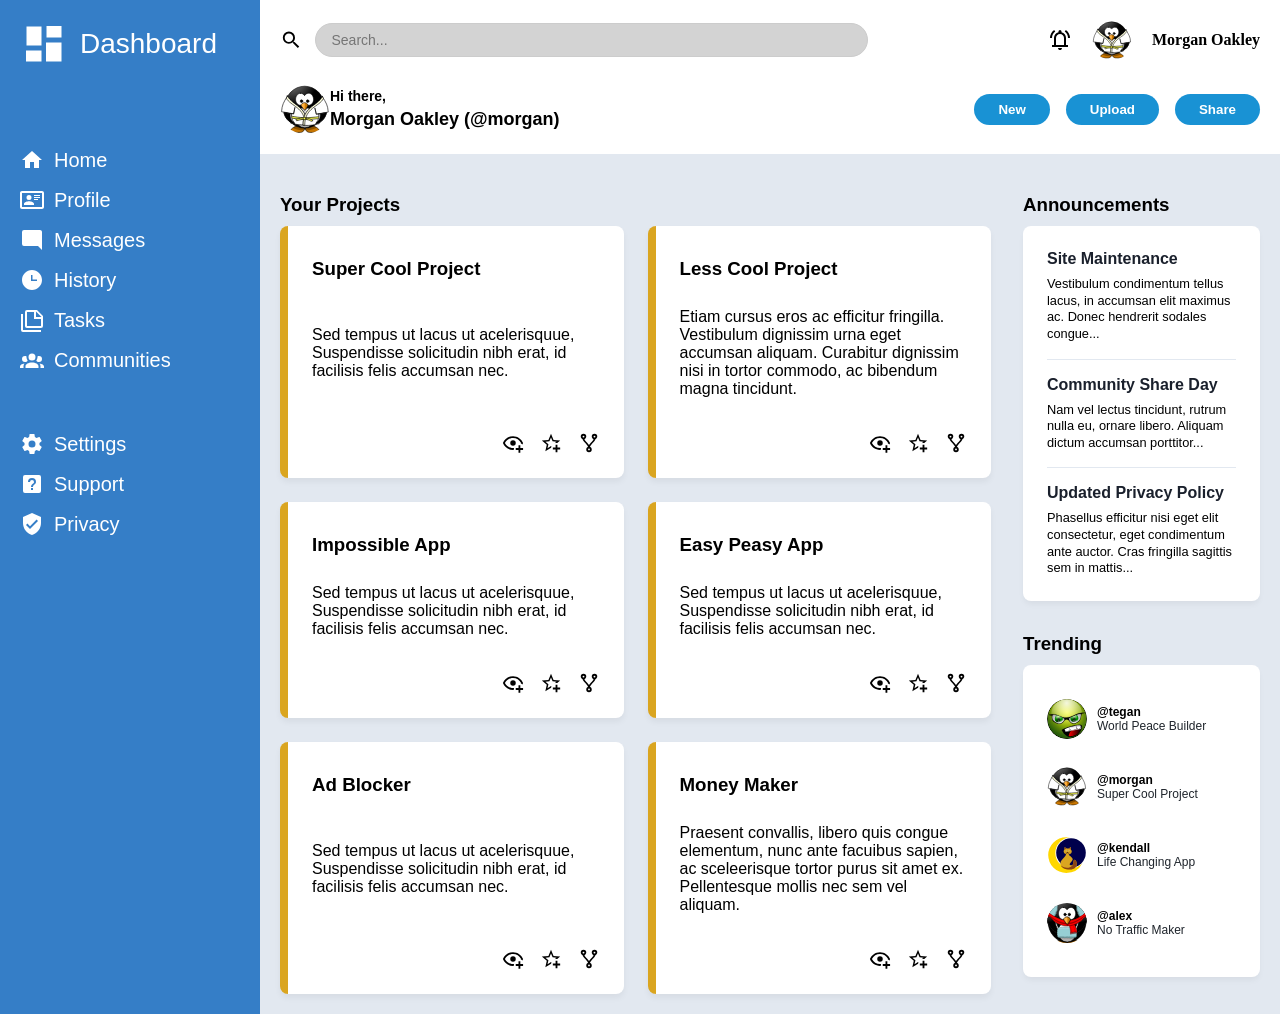
<file: index.html>
<!DOCTYPE html>
<html lang="en">

<head>
    <meta charset="UTF-8">
    <meta name="viewport" content="width=device-width, initial-scale=1.0">
    <title>Admin Dashboard App - The Final Try</title>
    <link rel="stylesheet" href="style.css">
</head>

<body>
    <!-- Put icons here as symbols for reuse on the page-->

    <!-- Logo -->
    <svg style="display: none;">
        <symbol id="logo-icon" viewBox="0 0 24 24">
            <path d="M13,3V9H21V3M13,21H21V11H13M3,21H11V15H3M3,13H11V3H3V13Z" />
        </symbol>
    </svg>
    <!-- Sidebar Home Menu -->
    <!-- Home -->
    <svg style="display: none;">
        <symbol id="home-icon" viewBox="0 0 24 24">
            <path d="M10,20V14H14V20H19V12H22L12,3L2,12H5V20H10Z" />
        </symbol>
    </svg>
    <!-- Profile -->
    <svg style="display: none;">
        <symbol id="profile-icon" viewBox="0 0 24 24">
            <path
                d="M22,3H2C0.91,3.04 0.04,3.91 0,5V19C0.04,20.09 0.91,20.96 2,21H22C23.09,20.96 23.96,20.09 24,19V5C23.96,3.91 23.09,3.04 22,3M22,19H2V5H22V19M14,17V15.75C14,14.09 10.66,13.25 9,13.25C7.34,13.25 4,14.09 4,15.75V17H14M9,7A2.5,2.5 0 0,0 6.5,9.5A2.5,2.5 0 0,0 9,12A2.5,2.5 0 0,0 11.5,9.5A2.5,2.5 0 0,0 9,7M14,7V8H20V7H14M14,9V10H20V9H14M14,11V12H18V11H14" />
        </symbol>
    </svg>
    <!-- Messages -->
    <svg style="display: none;">
        <symbol id="messages-icon" viewBox="0 0 24 24">
            <path d="M22,4C22,2.89 21.1,2 20,2H4A2,2 0 0,0 2,4V16A2,2 0 0,0 4,18H18L22,22V4Z" />
        </symbol>
    </svg>
    <!-- History -->
    <svg style="display: none;">
        <symbol id="history-icon" viewBox="0 0 24 24">
            <path
                d="M12 2C6.5 2 2 6.5 2 12C2 17.5 6.5 22 12 22C17.5 22 22 17.5 22 12S17.5 2 12 2M17 13H11V7H12.5V11.5H17V13Z" />
        </symbol>
    </svg>
    <!-- Tasks -->
    <svg style="display: none;">
        <symbol id="tasks-icon" viewBox="0 0 24 24">
            <path
                d="M3,6V22H21V24H3A2,2 0 0,1 1,22V6H3M16,9H21.5L16,3.5V9M7,2H17L23,8V18A2,2 0 0,1 21,20H7C5.89,20 5,19.1 5,18V4A2,2 0 0,1 7,2M7,4V18H21V11H14V4H7Z" />
        </symbol>
    </svg>
    <!-- Communities -->
    <svg style="display: none;">
        <symbol id="communities-icon" viewBox="0 0 24 24">
            <path
                d="M12,5.5A3.5,3.5 0 0,1 15.5,9A3.5,3.5 0 0,1 12,12.5A3.5,3.5 0 0,1 8.5,9A3.5,3.5 0 0,1 12,5.5M5,8C5.56,8 6.08,8.15 6.53,8.42C6.38,9.85 6.8,11.27 7.66,12.38C7.16,13.34 6.16,14 5,14A3,3 0 0,1 2,11A3,3 0 0,1 5,8M19,8A3,3 0 0,1 22,11A3,3 0 0,1 19,14C17.84,14 16.84,13.34 16.34,12.38C17.2,11.27 17.62,9.85 17.47,8.42C17.92,8.15 18.44,8 19,8M5.5,18.25C5.5,16.18 8.41,14.5 12,14.5C15.59,14.5 18.5,16.18 18.5,18.25V20H5.5V18.25M0,20V18.5C0,17.11 1.89,15.94 4.45,15.6C3.86,16.28 3.5,17.22 3.5,18.25V20H0M24,20H20.5V18.25C20.5,17.22 20.14,16.28 19.55,15.6C22.11,15.94 24,17.11 24,18.5V20Z" />
        </symbol>
    </svg>

    <!-- Sidebar Settings Menu -->
    <!-- Settings -->
    <svg style="display: none;">
        <symbol id="settings-icon" viewBox="0 0 24 24">
            <path
                d="M12,15.5A3.5,3.5 0 0,1 8.5,12A3.5,3.5 0 0,1 12,8.5A3.5,3.5 0 0,1 15.5,12A3.5,3.5 0 0,1 12,15.5M19.43,12.97C19.47,12.65 19.5,12.33 19.5,12C19.5,11.67 19.47,11.34 19.43,11L21.54,9.37C21.73,9.22 21.78,8.95 21.66,8.73L19.66,5.27C19.54,5.05 19.27,4.96 19.05,5.05L16.56,6.05C16.04,5.66 15.5,5.32 14.87,5.07L14.5,2.42C14.46,2.18 14.25,2 14,2H10C9.75,2 9.54,2.18 9.5,2.42L9.13,5.07C8.5,5.32 7.96,5.66 7.44,6.05L4.95,5.05C4.73,4.96 4.46,5.05 4.34,5.27L2.34,8.73C2.21,8.95 2.27,9.22 2.46,9.37L4.57,11C4.53,11.34 4.5,11.67 4.5,12C4.5,12.33 4.53,12.65 4.57,12.97L2.46,14.63C2.27,14.78 2.21,15.05 2.34,15.27L4.34,18.73C4.46,18.95 4.73,19.03 4.95,18.95L7.44,17.94C7.96,18.34 8.5,18.68 9.13,18.93L9.5,21.58C9.54,21.82 9.75,22 10,22H14C14.25,22 14.46,21.82 14.5,21.58L14.87,18.93C15.5,18.67 16.04,18.34 16.56,17.94L19.05,18.95C19.27,19.03 19.54,18.95 19.66,18.73L21.66,15.27C21.78,15.05 21.73,14.78 21.54,14.63L19.43,12.97Z" />
        </symbol>
    </svg>
    <!-- Support -->
    <svg style="display: none;">
        <symbol id="support-icon" viewBox="0 0 24 24">
            <path
                d="M11,18H13V16H11V18M12,6A4,4 0 0,0 8,10H10A2,2 0 0,1 12,8A2,2 0 0,1 14,10C14,12 11,11.75 11,15H13C13,12.75 16,12.5 16,10A4,4 0 0,0 12,6M5,3H19A2,2 0 0,1 21,5V19A2,2 0 0,1 19,21H5A2,2 0 0,1 3,19V5A2,2 0 0,1 5,3Z" />
        </symbol>
    </svg>
    <!-- Privacy -->
    <svg style="display: none;">
        <symbol id="privacy-icon" viewBox="0 0 24 24">
            <path
                d="M10,17L6,13L7.41,11.59L10,14.17L16.59,7.58L18,9M12,1L3,5V11C3,16.55 6.84,21.74 12,23C17.16,21.74 21,16.55 21,11V5L12,1Z" />
        </symbol>
    </svg>

    <!-- Header Icons -->
    <!-- Search/Spyglass -->
    <svg style="display: none;">
        <symbol id="search-icon" viewBox="0 0 24 24">
            <path
                d="M9.5,3A6.5,6.5 0 0,1 16,9.5C16,11.11 15.41,12.59 14.44,13.73L14.71,14H15.5L20.5,19L19,20.5L14,15.5V14.71L13.73,14.44C12.59,15.41 11.11,16 9.5,16A6.5,6.5 0 0,1 3,9.5A6.5,6.5 0 0,1 9.5,3M9.5,5C7,5 5,7 5,9.5C5,12 7,14 9.5,14C12,14 14,12 14,9.5C14,7 12,5 9.5,5Z" />
        </symbol>
    </svg>
    <!-- Notifications -->
    <svg style="display: none;">
        <symbol id="notifications-icon" viewBox="0 -960 960 960" fill="black">
            <path
                d="M80-560q0-100 44.5-183.5T244-882l47 64q-60 44-95.5 111T160-560H80Zm720 0q0-80-35.5-147T669-818l47-64q75 55 119.5 138.5T880-560h-80ZM160-200v-80h80v-280q0-83 50-147.5T420-792v-28q0-25 17.5-42.5T480-880q25 0 42.5 17.5T540-820v28q80 20 130 84.5T720-560v280h80v80H160Zm320-300Zm0 420q-33 0-56.5-23.5T400-160h160q0 33-23.5 56.5T480-80ZM320-280h320v-280q0-66-47-113t-113-47q-66 0-113 47t-47 113v280Z" />
        </symbol>
    </svg>

    <!-- Project Card Button Icons -->
    <!-- Star-Plus -->
    <svg style="display: none;">
        <symbol id="star-plus-icon" viewBox="0 0 24 24">
            <path
                d="M5.8 21L7.4 14L2 9.2L9.2 8.6L12 2L14.8 8.6L22 9.2L18.8 12H18C17.3 12 16.6 12.1 15.9 12.4L18.1 10.5L13.7 10.1L12 6.1L10.3 10.1L5.9 10.5L9.2 13.4L8.2 17.7L12 15.4L12.5 15.7C12.3 16.2 12.1 16.8 12.1 17.3L5.8 21M17 14V17H14V19H17V22H19V19H22V17H19V14H17Z" />
        </symbol>
    </svg>
    <!-- Eye-Plus -->
    <svg style="display: none;">
        <symbol id="eye-plus-icon" viewBox="0 0 24 24">
            <path
                d="M12,4.5C7,4.5 2.73,7.61 1,12C2.73,16.39 7,19.5 12,19.5C12.36,19.5 12.72,19.5 13.08,19.45C13.03,19.13 13,18.82 13,18.5C13,18.14 13.04,17.78 13.1,17.42C12.74,17.46 12.37,17.5 12,17.5C8.24,17.5 4.83,15.36 3.18,12C4.83,8.64 8.24,6.5 12,6.5C15.76,6.5 19.17,8.64 20.82,12C20.7,12.24 20.56,12.45 20.43,12.68C21.09,12.84 21.72,13.11 22.29,13.5C22.56,13 22.8,12.5 23,12C21.27,7.61 17,4.5 12,4.5M12,9A3,3 0 0,0 9,12A3,3 0 0,0 12,15A3,3 0 0,0 15,12A3,3 0 0,0 12,9M18,14.5V17.5H15V19.5H18V22.5H20V19.5H23V17.5H20V14.5H18Z" />
        </symbol>
    </svg>
    <!-- Share -->
    <svg style="display: none;">
        <symbol id="share-icon" viewBox="0 0 24 24">
            <path
                d="M6,2A3,3 0 0,1 9,5C9,6.28 8.19,7.38 7.06,7.81C7.15,8.27 7.39,8.83 8,9.63C9,10.92 11,12.83 12,14.17C13,12.83 15,10.92 16,9.63C16.61,8.83 16.85,8.27 16.94,7.81C15.81,7.38 15,6.28 15,5A3,3 0 0,1 18,2A3,3 0 0,1 21,5C21,6.32 20.14,7.45 18.95,7.85C18.87,8.37 18.64,9 18,9.83C17,11.17 15,13.08 14,14.38C13.39,15.17 13.15,15.73 13.06,16.19C14.19,16.62 15,17.72 15,19A3,3 0 0,1 12,22A3,3 0 0,1 9,19C9,17.72 9.81,16.62 10.94,16.19C10.85,15.73 10.61,15.17 10,14.38C9,13.08 7,11.17 6,9.83C5.36,9 5.13,8.37 5.05,7.85C3.86,7.45 3,6.32 3,5A3,3 0 0,1 6,2M6,4A1,1 0 0,0 5,5A1,1 0 0,0 6,6A1,1 0 0,0 7,5A1,1 0 0,0 6,4M18,4A1,1 0 0,0 17,5A1,1 0 0,0 18,6A1,1 0 0,0 19,5A1,1 0 0,0 18,4M12,18A1,1 0 0,0 11,19A1,1 0 0,0 12,20A1,1 0 0,0 13,19A1,1 0 0,0 12,18Z" />
        </symbol>
    </svg>

    <!-- MAIN DASHBOARD CONTENT -->
    <div class="dashboard-container">
        <!-- Sidebar with Nav Links -->
        <div class="sidebar">
            <div class="sidebar-header">
                <svg class="logo-icon" viewBox="0 0 24 24">
                    <use href="#logo-icon"></use>
                </svg>
                <span>Dashboard</span>
            </div>

            <div class="sidebar-nav">
                <a href="#" class="icon-link">
                    <svg class="icon" viewBox=" 0 0 24 24">
                        <use href="#home-icon"></use>
                    </svg>
                    <span>Home</span>
                </a>
                <a href="#" class="icon-link">
                    <svg class="icon" viewBox="0 0 24 24">
                        <use href="#profile-icon"></use>
                    </svg>
                    <span>Profile</span>
                </a>

                <a href="#" class="icon-link">
                    <svg class="icon" viewBox="0 0 24 24">
                        <use href="#messages-icon"></use>
                    </svg>
                    <span>Messages</span>
                </a>

                <a href="#" class="icon-link">
                    <svg class="icon" viewBox="0 0 24 24">
                        <use href="#history-icon"></use>
                    </svg>
                    <span>History</span>
                </a>

                <a href="#" class="icon-link">
                    <svg class="icon" viewBox="0 0 24 24">
                        <use href="#tasks-icon"></use>
                    </svg>
                    <span>Tasks</span>
                </a>

                <a href="#" class="icon-link">
                    <svg class="icon" viewBox="0 0 24 24">
                        <use href="#communities-icon"></use>
                    </svg>
                    <span>Communities</span>
                </a>
            </div>

            <div class="settings-group">
                <a href="#" class="icon-link">
                    <svg class="icon" viewBox="0 0 24 24">
                        <use href="#settings-icon">
                    </svg>
                    <span>Settings</span>
                </a>

                <a href="#" class="icon-link">
                    <svg class="icon" viewBox="0v0 24 24">
                        <use href="#support-icon"></use>
                    </svg>
                    <span>Support</span>
                </a>

                <a href="#" class="icon-link">
                    <svg class="icon" viewBox="0 0 24 24">
                        <use href="#privacy-icon"></use>
                    </svg>
                    <span>Privacy</span>
                </a>
            </div>
        </div>

        <div class="main-content">
            <div class="header">
                <div class="header-top">
                    <div class="search-bar">
                        <svg class="dark-icon" viewBox="0 0 24 24">
                            <use href="#search-icon"></use>
                        </svg>

                        <input type="text" class="search-input" name="q" placeholder="Search...">
                    </div>

                    <div class="user-profile-top">
                        <svg class="dark-icon" viewBox="0 0 24 24">
                            <use href="#notifications-icon"></use>
                        </svg>
                        <img class="trending-avatar" src="./icons/judo_penguin.svg" alt="userAvatar">
                        <p class="username">Morgan Oakley</p>

                    </div>
                </div>

                <div class="header-bottom">
                    <div class="user-welcome">
                        <img class="avatar" src="./icons/judo_penguin.svg" alt="userAvatar">
                        <div class="hello">
                            <label class="hi-there">Hi there,</label>
                            <label>Morgan Oakley (@morgan)</label>
                        </div>
                    </div>

                    <div class="action-buttons">
                        <button class="btn">New</button>
                        <button class="btn">Upload</button>
                        <button class="btn">Share</button>

                    </div>
                </div>
            </div>

            <div class="content-body">
                <div class="projects-section">
                    <h3>Your Projects</h3>

                    <div class="projects-grid">
                        <div class="project-card">
                            <h3>Super Cool Project</h3>
                            <p>Sed tempus ut lacus ut acelerisquue, Suspendisse solicitudin nibh erat, id facilisis
                                felis accumsan nec.</p>
                            <div class="card-actions">
                                <button class="project-card-action-button">
                                    <svg class="" aria-hidden="true">
                                        <use href="#eye-plus-icon"></use>
                                    </svg>
                                </button>
                                <button class="project-card-action-button">
                                    <svg class="" aria-hidden="true">
                                        <use href="#star-plus-icon"></use>
                                    </svg>
                                </button>
                                <button class="project-card-action-button">
                                    <svg class="" aria-hidden="true">
                                        <use href="#share-icon"></use>
                                    </svg>
                                </button>
                            </div>
                        </div>

                        <div class="project-card">
                            <h3>Less Cool Project</h3>
                            <p>Etiam cursus eros ac efficitur fringilla. Vestibulum dignissim urna eget accumsan
                                aliquam. Curabitur dignissim nisi in tortor commodo, ac
                                bibendum magna tincidunt.</p>
                            <div class="card-actions">
                                <button class="project-card-action-button">
                                    <svg class="" aria-hidden="true">
                                        <use href="#eye-plus-icon"></use>
                                    </svg>
                                </button>
                                <button class="project-card-action-button">
                                    <svg class="" aria-hidden="true">
                                        <use href="#star-plus-icon"></use>
                                    </svg>
                                </button>
                                <button class="project-card-action-button">
                                    <svg class="" aria-hidden="true">
                                        <use href="#share-icon"></use>
                                    </svg>
                                </button>
                            </div>
                        </div>

                        <div class="project-card">
                            <h3>Impossible App</h3>
                            <p>Sed tempus ut lacus ut acelerisquue, Suspendisse solicitudin nibh erat, id facilisis
                                felis accumsan nec.</p>
                            <div class="card-actions">
                                <button class="project-card-action-button">
                                    <svg class="" aria-hidden="true">
                                        <use href="#eye-plus-icon"></use>
                                    </svg>
                                </button>
                                <button class="project-card-action-button">
                                    <svg class="" aria-hidden="true">
                                        <use href="#star-plus-icon"></use>
                                    </svg>
                                </button>
                                <button class="project-card-action-button">
                                    <svg class="" aria-hidden="true">
                                        <use href="#share-icon"></use>
                                    </svg>
                                </button>
                            </div>
                        </div>

                        <div class="project-card">
                            <h3>Easy Peasy App</h3>
                            <p>Sed tempus ut lacus ut acelerisquue, Suspendisse solicitudin nibh erat, id facilisis
                                felis accumsan nec.</p>
                            <div class="card-actions">
                                <button class="project-card-action-button">
                                    <svg class="" aria-hidden="true">
                                        <use href="#eye-plus-icon"></use>
                                    </svg>
                                </button>
                                <button class="project-card-action-button">
                                    <svg class="" aria-hidden="true">
                                        <use href="#star-plus-icon"></use>
                                    </svg>
                                </button>
                                <button class="project-card-action-button">
                                    <svg class="" aria-hidden="true">
                                        <use href="#share-icon"></use>
                                    </svg>
                                </button>
                            </div>
                        </div>

                        <div class="project-card">
                            <h3>Ad Blocker</h3>
                            <p>Sed tempus ut lacus ut acelerisquue, Suspendisse solicitudin nibh erat, id facilisis
                                felis accumsan nec.</p>
                            <div class="card-actions">
                                <button class="project-card-action-button">
                                    <svg class="" aria-hidden="true">
                                        <use href="#eye-plus-icon"></use>
                                    </svg>
                                </button>
                                <button class="project-card-action-button">
                                    <svg class="" aria-hidden="true">
                                        <use href="#star-plus-icon"></use>
                                    </svg>
                                </button>
                                <button class="project-card-action-button">
                                    <svg class="" aria-hidden="true">
                                        <use href="#share-icon"></use>
                                    </svg>
                                </button>
                            </div>
                        </div>

                        <div class="project-card">
                            <h3>Money Maker</h3>
                            <p>Praesent convallis, libero quis congue elementum, nunc ante facuibus sapien, ac
                                sceleerisque tortor purus sit amet ex. Pellentesque mollis nec sem vel aliquam.</p>
                            <div class="card-actions">
                                <button class="project-card-action-button">
                                    <svg class="" aria-hidden="true">
                                        <use href="#eye-plus-icon"></use>
                                    </svg>
                                </button>
                                <button class="project-card-action-button">
                                    <svg class="" aria-hidden="true">
                                        <use href="#star-plus-icon"></use>
                                    </svg>
                                </button>
                                <button class="project-card-action-button">
                                    <svg class="" aria-hidden="true">
                                        <use href="#share-icon"></use>
                                    </svg>
                                </button>
                            </div>
                        </div>
                        
                    </div>
                </div>

                <div class="widgets-section">
                    <div class="widget-block">
                        <h3>Announcements</h3>
                        <div class="widget-card">
                            <div class="announcement-item">
                                <h5>Site Maintenance</h5>
                                <p>Vestibulum condimentum tellus lacus, in accumsan elit maximus ac. Donec hendrerit
                                    sodales
                                    congue...</p>

                            </div>
                            <div class="announcement-item">
                                <h5>Community Share Day</h5>
                                <p>Nam vel lectus tincidunt, rutrum nulla eu, ornare libero. Aliquam dictum accumsan
                                    porttitor...</p>
                            </div>
                            <div class="announcement-item">
                                <h5>Updated Privacy Policy</h5>
                                <p>Phasellus efficitur nisi eget elit consectetur, eget condimentum ante auctor. Cras
                                    fringilla
                                    sagittis sem in mattis...</p>
                            </div>
                        </div>
                    </div>
                    <div class="widget-block">
                        <h3>Trending</h3>
                        <div class="widget-card trending-list">
                            <div class="trending-item">
                                <img class="trending-avatar" src="./icons/raphie_green_lanthern_smiley.svg"
                                    alt="userAvatar">
                                <div class="employee-handle">
                                    <span>@tegan</span>
                                    <span class="user-role">World Peace Builder</span>
                                </div>
                            </div>

                            <div class="trending-item">
                                <img class="trending-avatar" src="./icons/judo_penguin.svg" alt="userAvatar">
                                <div class="employee-handle">
                                    <span>@morgan</span>
                                    <span class="user-role">Super Cool Project</span>
                                </div>

                            </div>

                            <div class="trending-item">
                                <img class="trending-avatar" src="./icons/cat_with_moon.svg" alt="userAvatar">
                                <div class="employee-handle">
                                    <span>@kendall</span>
                                    <span class="user-role">Life Changing App</span>
                                </div>

                            </div>


                            <div class="trending-item">
                                <img class="trending-avatar" src="./icons/freezin_penguin.svg" alt="userAvatar">
                                <div class="employee-handle">
                                    <span>@alex</span>
                                    <span class="user-role">No Traffic Maker</span>
                                </div>
                            </div>
                        </div>
                    </div>
                </div>

            </div>
        </div>
    </div>
</body>

</html>
</file>
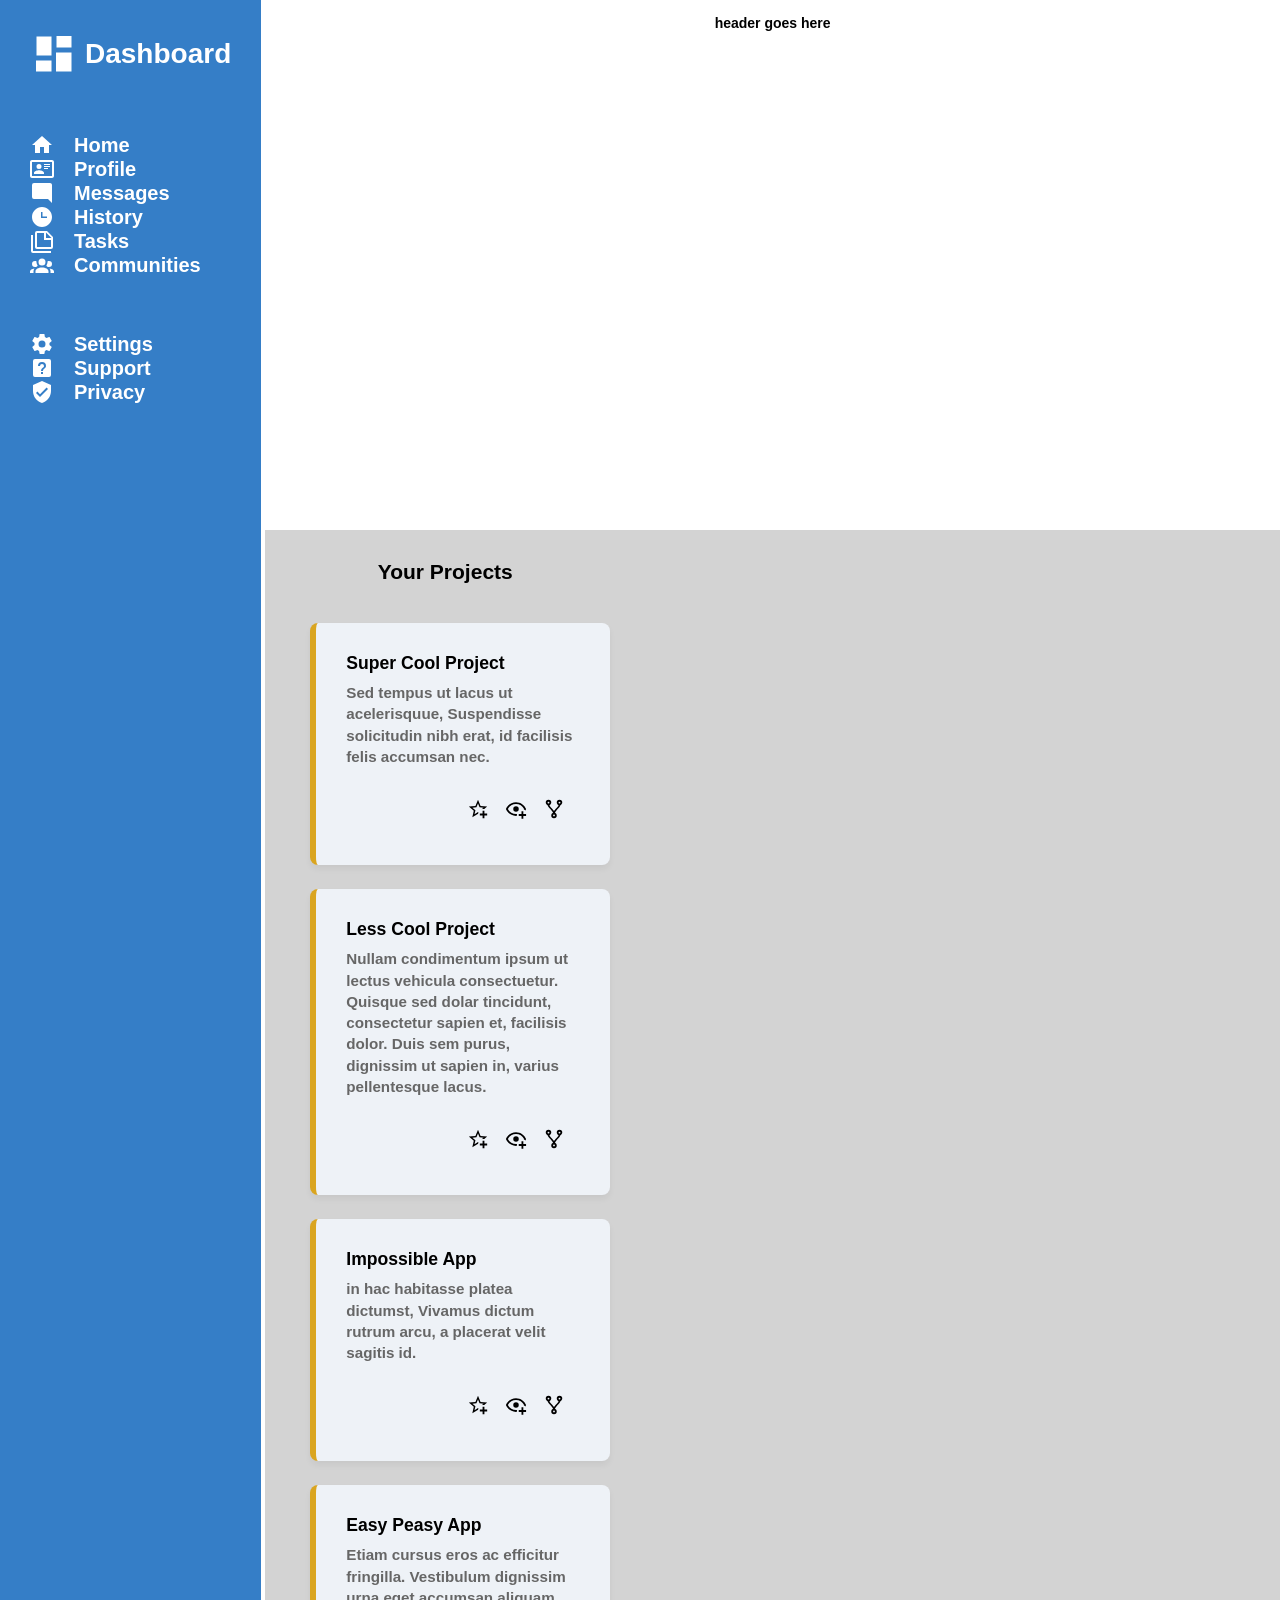
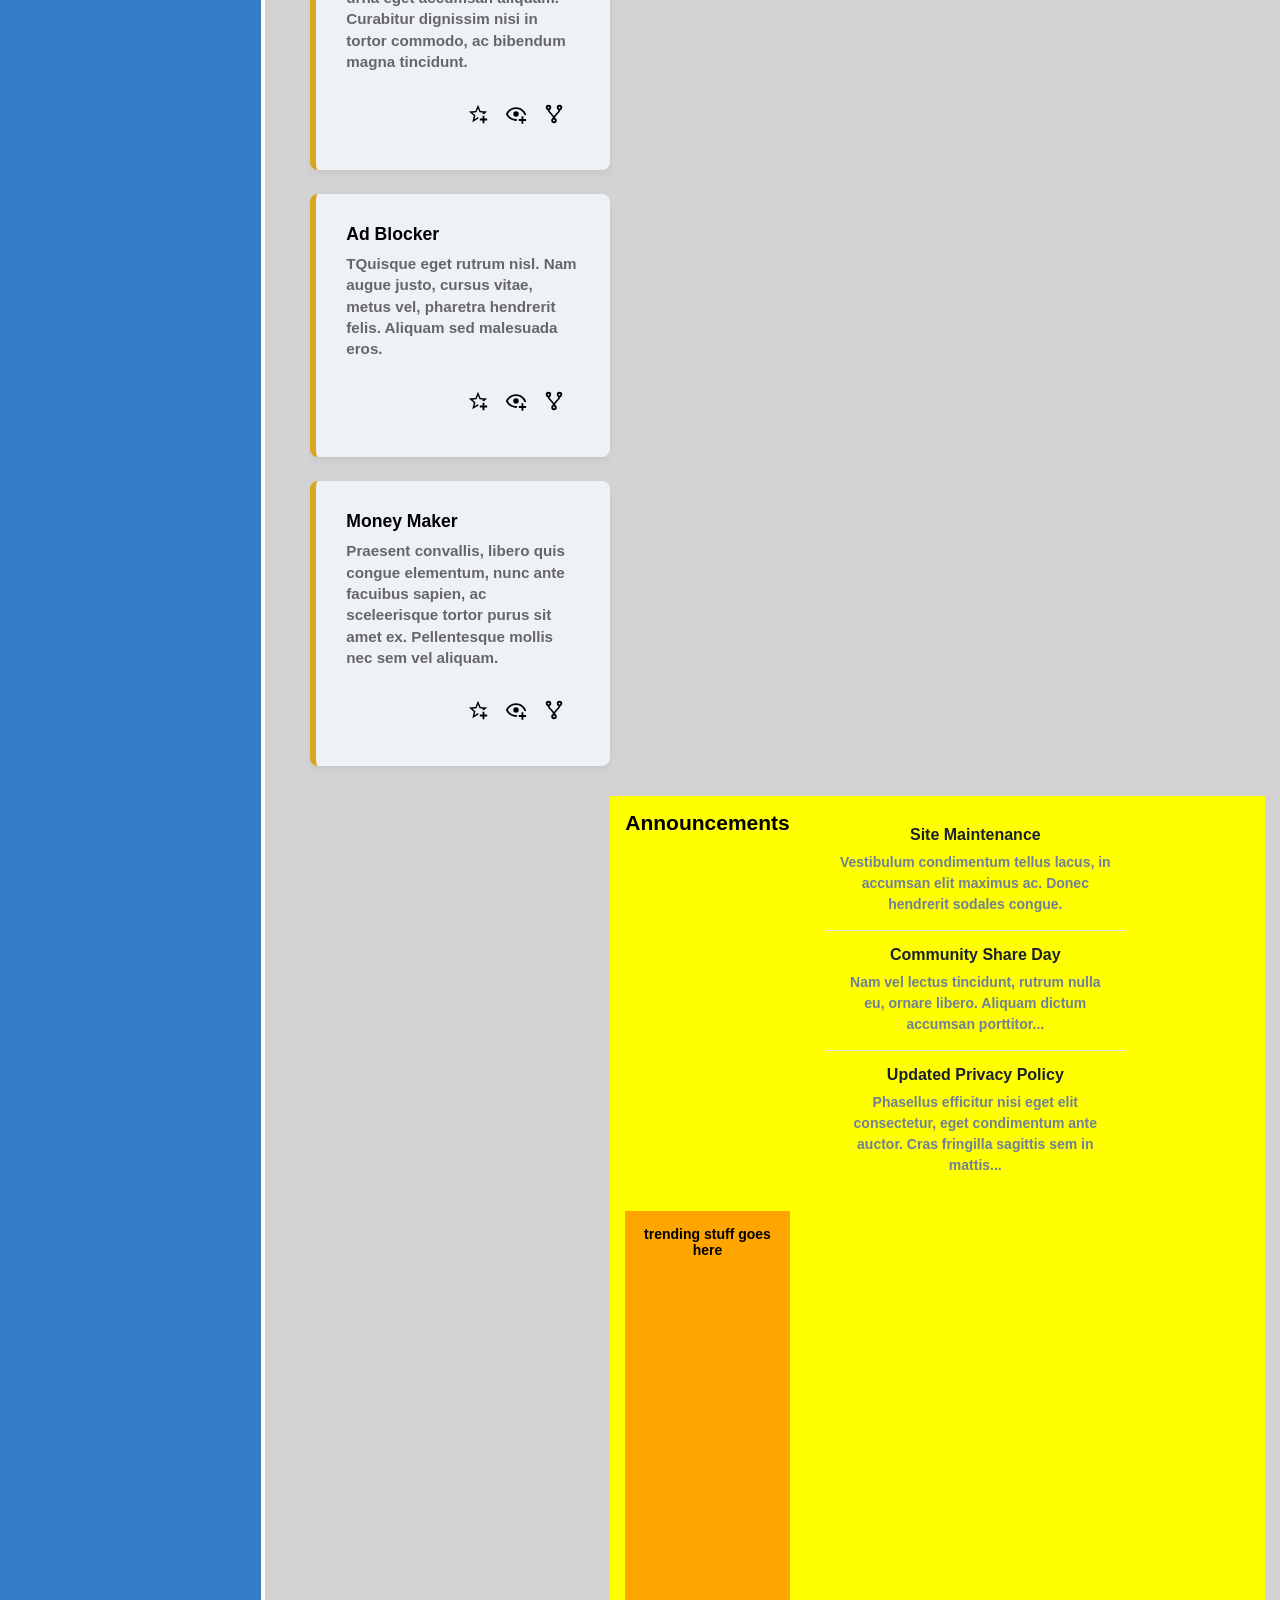
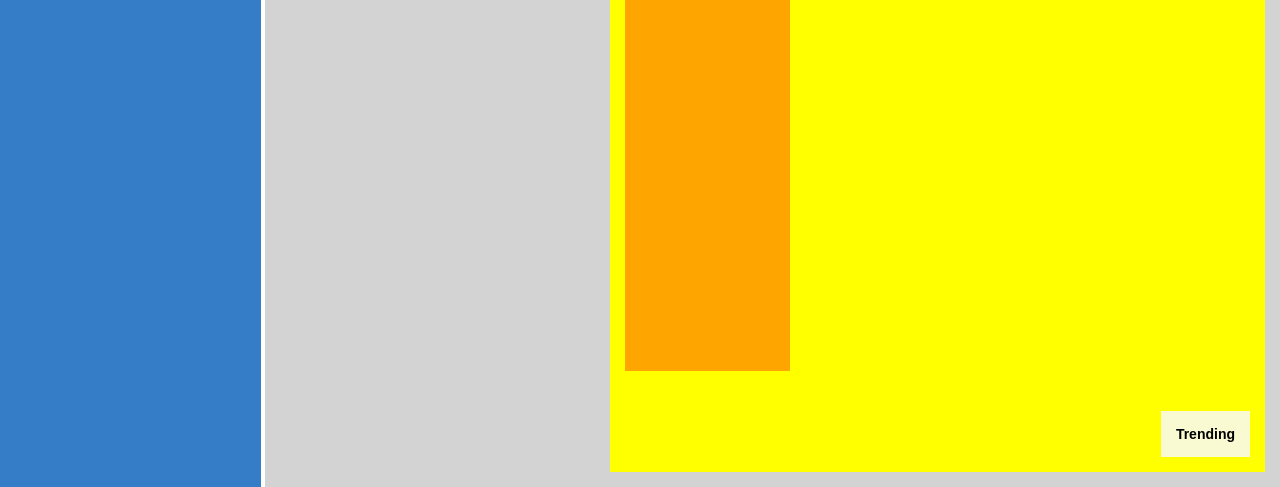
<file: index2.html>
<!DOCTYPE html>
<html lang="en">

<head>
    <meta charset="UTF-8">
    <meta name="viewport" content="width=device-width, initial-scale=1.0">
    <title>Admin Dashboard - Second Attempt</title>
    <link rel="stylesheet" href="style2.css">
</head>

<body>

    <div class="container">
        <div class="sidebar">
            <div class="sidebar-head">
                <svg class="display-icon" viewBox="0 0 24 24">
                    <path d="M13,3V9H21V3M13,21H21V11H13M3,21H11V15H3M3,13H11V3H3V13Z">
                </svg>
                <span>Dashboard</span>
            </div>

            <div class="sidebar-section1">
                <a href="#" class="icon-link">
                    <svg class="icon" viewBox=" 0 0 24 24" width="24" height="24" fill="currentColor">
                        <path d="M10,20V14H14V20H19V12H22L12,3L2,12H5V20H10Z" />
                    </svg>
                    <span>Home</span>
                </a>

                <a href="#" class="icon-link">
                    <svg class="icon" viewBox="0 0 24 24" width="24" height="24" fill="currentColor">
                        <path
                            d="M22,3H2C0.91,3.04 0.04,3.91 0,5V19C0.04,20.09 0.91,20.96 2,21H22C23.09,20.96 23.96,20.09 24,19V5C23.96,3.91 23.09,3.04 22,3M22,19H2V5H22V19M14,17V15.75C14,14.09 10.66,13.25 9,13.25C7.34,13.25 4,14.09 4,15.75V17H14M9,7A2.5,2.5 0 0,0 6.5,9.5A2.5,2.5 0 0,0 9,12A2.5,2.5 0 0,0 11.5,9.5A2.5,2.5 0 0,0 9,7M14,7V8H20V7H14M14,9V10H20V9H14M14,11V12H18V11H14" />
                    </svg>
                    <span>Profile</span>
                </a>

                <a href="#" class="icon-link">
                    <svg class="icon-link" viewBox="0 0 24 24" width="24" height="24" fill="currentColor">
                        <path d="M22,4C22,2.89 21.1,2 20,2H4A2,2 0 0,0 2,4V16A2,2 0 0,0 4,18H18L22,22V4Z" />
                    </svg>
                    <span>Messages</span>
                </a>

                <a href="#" class="icon-link">
                    <svg class="icon-link" viewBox="0 0 24 24" width="24" height="24" fill="currentColor">
                        <path
                            d="M12 2C6.5 2 2 6.5 2 12C2 17.5 6.5 22 12 22C17.5 22 22 17.5 22 12S17.5 2 12 2M17 13H11V7H12.5V11.5H17V13Z" />
                    </svg>
                    <span>History</span>
                </a>

                <a href="#" class="icon-link">
                    <svg class="icon-link" viewBox="0 0 24 24" width="24" height="24" fill="currentColor">
                        <path
                            d="M3,6V22H21V24H3A2,2 0 0,1 1,22V6H3M16,9H21.5L16,3.5V9M7,2H17L23,8V18A2,2 0 0,1 21,20H7C5.89,20 5,19.1 5,18V4A2,2 0 0,1 7,2M7,4V18H21V11H14V4H7Z" />
                    </svg>
                    <span>Tasks</span>
                </a>

                <a href="#" class="icon-link">
                    <svg class="icon-link" viewBox="0 0 24 24" width="24" height="24" fill="currentColor">
                        <path
                            d="M12,5.5A3.5,3.5 0 0,1 15.5,9A3.5,3.5 0 0,1 12,12.5A3.5,3.5 0 0,1 8.5,9A3.5,3.5 0 0,1 12,5.5M5,8C5.56,8 6.08,8.15 6.53,8.42C6.38,9.85 6.8,11.27 7.66,12.38C7.16,13.34 6.16,14 5,14A3,3 0 0,1 2,11A3,3 0 0,1 5,8M19,8A3,3 0 0,1 22,11A3,3 0 0,1 19,14C17.84,14 16.84,13.34 16.34,12.38C17.2,11.27 17.62,9.85 17.47,8.42C17.92,8.15 18.44,8 19,8M5.5,18.25C5.5,16.18 8.41,14.5 12,14.5C15.59,14.5 18.5,16.18 18.5,18.25V20H5.5V18.25M0,20V18.5C0,17.11 1.89,15.94 4.45,15.6C3.86,16.28 3.5,17.22 3.5,18.25V20H0M24,20H20.5V18.25C20.5,17.22 20.14,16.28 19.55,15.6C22.11,15.94 24,17.11 24,18.5V20Z" />
                    </svg>
                    <span>Communities</span>
                </a>
            </div>

            <div class="sidebar-section2">
                <a href="#" class="icon-link">
                    <svg class="icon-link" viewBox="0 0 24 24" width="24" height="24" fill="currentColor">
                        <path
                            d="M12,15.5A3.5,3.5 0 0,1 8.5,12A3.5,3.5 0 0,1 12,8.5A3.5,3.5 0 0,1 15.5,12A3.5,3.5 0 0,1 12,15.5M19.43,12.97C19.47,12.65 19.5,12.33 19.5,12C19.5,11.67 19.47,11.34 19.43,11L21.54,9.37C21.73,9.22 21.78,8.95 21.66,8.73L19.66,5.27C19.54,5.05 19.27,4.96 19.05,5.05L16.56,6.05C16.04,5.66 15.5,5.32 14.87,5.07L14.5,2.42C14.46,2.18 14.25,2 14,2H10C9.75,2 9.54,2.18 9.5,2.42L9.13,5.07C8.5,5.32 7.96,5.66 7.44,6.05L4.95,5.05C4.73,4.96 4.46,5.05 4.34,5.27L2.34,8.73C2.21,8.95 2.27,9.22 2.46,9.37L4.57,11C4.53,11.34 4.5,11.67 4.5,12C4.5,12.33 4.53,12.65 4.57,12.97L2.46,14.63C2.27,14.78 2.21,15.05 2.34,15.27L4.34,18.73C4.46,18.95 4.73,19.03 4.95,18.95L7.44,17.94C7.96,18.34 8.5,18.68 9.13,18.93L9.5,21.58C9.54,21.82 9.75,22 10,22H14C14.25,22 14.46,21.82 14.5,21.58L14.87,18.93C15.5,18.67 16.04,18.34 16.56,17.94L19.05,18.95C19.27,19.03 19.54,18.95 19.66,18.73L21.66,15.27C21.78,15.05 21.73,14.78 21.54,14.63L19.43,12.97Z" />
                    </svg>
                    <span>Settings</span>
                </a>

                <a href="#" class="icon-link">
                    <svg class="icon-link" viewBox="0 0 24 24" width="24" height="24" fill="currentColor">
                        <path
                            d="M11,18H13V16H11V18M12,6A4,4 0 0,0 8,10H10A2,2 0 0,1 12,8A2,2 0 0,1 14,10C14,12 11,11.75 11,15H13C13,12.75 16,12.5 16,10A4,4 0 0,0 12,6M5,3H19A2,2 0 0,1 21,5V19A2,2 0 0,1 19,21H5A2,2 0 0,1 3,19V5A2,2 0 0,1 5,3Z" />
                    </svg>
                    <span>Support</span>
                </a>

                <a href="#" class="icon-link">
                    <svg class="icon-link" viewBox="0 0 24 24" width="24" height="24" fill="currentColor">
                        <path
                            d="M10,17L6,13L7.41,11.59L10,14.17L16.59,7.58L18,9M12,1L3,5V11C3,16.55 6.84,21.74 12,23C17.16,21.74 21,16.55 21,11V5L12,1Z" />
                    </svg>
                    <span>Privacy</span>
                </a>
            </div>
        </div>

        <div class="header">
            <span>header goes here</span>
        </div>

        <div class="main-content">
            <div class="projects-section">
                <h2>Your Projects</h2>

                <div class="project-card-container">
                    <!-- Card 1 -->
                    <div class="project-card">
                        <div class="project-card-content">
                            <h3>Super Cool Project</h3>
                            <p>Sed tempus ut lacus ut acelerisquue, Suspendisse solicitudin nibh erat, id facilisis
                                felis accumsan nec.</p>

                            <div class="project-card-actions">
                                <!-- buttons/icons to display (star-plus-outline, eye-plus-outline, source-fork) -->
                                <button class="project-card-action-button" aria-label="Star-Plus">
                                    <svg viewBox="0 0 24 24" fill="currentColor">
                                        <path
                                            d="M5.8 21L7.4 14L2 9.2L9.2 8.6L12 2L14.8 8.6L22 9.2L18.8 12H18C17.3 12 16.6 12.1 15.9 12.4L18.1 10.5L13.7 10.1L12 6.1L10.3 10.1L5.9 10.5L9.2 13.4L8.2 17.7L12 15.4L12.5 15.7C12.3 16.2 12.1 16.8 12.1 17.3L5.8 21M17 14V17H14V19H17V22H19V19H22V17H19V14H17Z" />
                                    </svg>
                                </button>

                                <button class="project-card-action-button" aria-label="Eye-Plus">
                                    <svg viewBox="0 0 24 24" fill="currentColor">
                                        <path
                                            d="M12,4.5C7,4.5 2.73,7.61 1,12C2.73,16.39 7,19.5 12,19.5C12.36,19.5 12.72,19.5 13.08,19.45C13.03,19.13 13,18.82 13,18.5C13,18.14 13.04,17.78 13.1,17.42C12.74,17.46 12.37,17.5 12,17.5C8.24,17.5 4.83,15.36 3.18,12C4.83,8.64 8.24,6.5 12,6.5C15.76,6.5 19.17,8.64 20.82,12C20.7,12.24 20.56,12.45 20.43,12.68C21.09,12.84 21.72,13.11 22.29,13.5C22.56,13 22.8,12.5 23,12C21.27,7.61 17,4.5 12,4.5M12,9A3,3 0 0,0 9,12A3,3 0 0,0 12,15A3,3 0 0,0 15,12A3,3 0 0,0 12,9M18,14.5V17.5H15V19.5H18V22.5H20V19.5H23V17.5H20V14.5H18Z" />
                                    </svg>
                                </button>

                                <button class="project-card-action-button" aria-label="Source-Fork">
                                    <svg viewBox="0 0 24 24" fill="currentColor">
                                        <path
                                            d="M6,2A3,3 0 0,1 9,5C9,6.28 8.19,7.38 7.06,7.81C7.15,8.27 7.39,8.83 8,9.63C9,10.92 11,12.83 12,14.17C13,12.83 15,10.92 16,9.63C16.61,8.83 16.85,8.27 16.94,7.81C15.81,7.38 15,6.28 15,5A3,3 0 0,1 18,2A3,3 0 0,1 21,5C21,6.32 20.14,7.45 18.95,7.85C18.87,8.37 18.64,9 18,9.83C17,11.17 15,13.08 14,14.38C13.39,15.17 13.15,15.73 13.06,16.19C14.19,16.62 15,17.72 15,19A3,3 0 0,1 12,22A3,3 0 0,1 9,19C9,17.72 9.81,16.62 10.94,16.19C10.85,15.73 10.61,15.17 10,14.38C9,13.08 7,11.17 6,9.83C5.36,9 5.13,8.37 5.05,7.85C3.86,7.45 3,6.32 3,5A3,3 0 0,1 6,2M6,4A1,1 0 0,0 5,5A1,1 0 0,0 6,6A1,1 0 0,0 7,5A1,1 0 0,0 6,4M18,4A1,1 0 0,0 17,5A1,1 0 0,0 18,6A1,1 0 0,0 19,5A1,1 0 0,0 18,4M12,18A1,1 0 0,0 11,19A1,1 0 0,0 12,20A1,1 0 0,0 13,19A1,1 0 0,0 12,18Z" />
                                    </svg>
                                </button>
                            </div>
                        </div>
                    </div>

                    <div class="project-card">
                        <div class="project-card-content">
                            <h3>Less Cool Project</h3>
                            <p>Nullam condimentum ipsum ut lectus vehicula consectuetur. Quisque sed dolar tincidunt,
                                consectetur sapien et, facilisis dolor. Duis sem purus, dignissim ut sapien in, varius
                                pellentesque lacus.</p>
                            <div class="project-card-actions">
                                <!-- buttons/icons to display (star-plus-outline, eye-plus-outline, source-fork) -->
                                <button class="project-card-action-button" aria-label="Star-Plus">
                                    <svg viewBox="0 0 24 24" fill="currentColor">
                                        <path
                                            d="M5.8 21L7.4 14L2 9.2L9.2 8.6L12 2L14.8 8.6L22 9.2L18.8 12H18C17.3 12 16.6 12.1 15.9 12.4L18.1 10.5L13.7 10.1L12 6.1L10.3 10.1L5.9 10.5L9.2 13.4L8.2 17.7L12 15.4L12.5 15.7C12.3 16.2 12.1 16.8 12.1 17.3L5.8 21M17 14V17H14V19H17V22H19V19H22V17H19V14H17Z" />
                                    </svg>
                                </button>

                                <button class="project-card-action-button" aria-label="Eye-Plus">
                                    <svg viewBox="0 0 24 24" fill="currentColor">
                                        <path
                                            d="M12,4.5C7,4.5 2.73,7.61 1,12C2.73,16.39 7,19.5 12,19.5C12.36,19.5 12.72,19.5 13.08,19.45C13.03,19.13 13,18.82 13,18.5C13,18.14 13.04,17.78 13.1,17.42C12.74,17.46 12.37,17.5 12,17.5C8.24,17.5 4.83,15.36 3.18,12C4.83,8.64 8.24,6.5 12,6.5C15.76,6.5 19.17,8.64 20.82,12C20.7,12.24 20.56,12.45 20.43,12.68C21.09,12.84 21.72,13.11 22.29,13.5C22.56,13 22.8,12.5 23,12C21.27,7.61 17,4.5 12,4.5M12,9A3,3 0 0,0 9,12A3,3 0 0,0 12,15A3,3 0 0,0 15,12A3,3 0 0,0 12,9M18,14.5V17.5H15V19.5H18V22.5H20V19.5H23V17.5H20V14.5H18Z" />
                                    </svg>
                                </button>

                                <button class="project-card-action-button" aria-label="Source-Fork">
                                    <svg viewBox="0 0 24 24" fill="currentColor">
                                        <path
                                            d="M6,2A3,3 0 0,1 9,5C9,6.28 8.19,7.38 7.06,7.81C7.15,8.27 7.39,8.83 8,9.63C9,10.92 11,12.83 12,14.17C13,12.83 15,10.92 16,9.63C16.61,8.83 16.85,8.27 16.94,7.81C15.81,7.38 15,6.28 15,5A3,3 0 0,1 18,2A3,3 0 0,1 21,5C21,6.32 20.14,7.45 18.95,7.85C18.87,8.37 18.64,9 18,9.83C17,11.17 15,13.08 14,14.38C13.39,15.17 13.15,15.73 13.06,16.19C14.19,16.62 15,17.72 15,19A3,3 0 0,1 12,22A3,3 0 0,1 9,19C9,17.72 9.81,16.62 10.94,16.19C10.85,15.73 10.61,15.17 10,14.38C9,13.08 7,11.17 6,9.83C5.36,9 5.13,8.37 5.05,7.85C3.86,7.45 3,6.32 3,5A3,3 0 0,1 6,2M6,4A1,1 0 0,0 5,5A1,1 0 0,0 6,6A1,1 0 0,0 7,5A1,1 0 0,0 6,4M18,4A1,1 0 0,0 17,5A1,1 0 0,0 18,6A1,1 0 0,0 19,5A1,1 0 0,0 18,4M12,18A1,1 0 0,0 11,19A1,1 0 0,0 12,20A1,1 0 0,0 13,19A1,1 0 0,0 12,18Z" />
                                    </svg>
                                </button>
                            </div>
                        </div>
                    </div>

                    <div class="project-card">
                        <div class="project-card-content">
                            <h3>Impossible App</h3>
                            <p>in hac habitasse platea dictumst, Vivamus dictum rutrum arcu, a placerat velit sagitis
                                id.</p>
                            <div class="project-card-actions">
                                <!-- buttons/icons to display (star-plus-outline, eye-plus-outline, source-fork) -->
                                <button class="project-card-action-button" aria-label="Star-Plus">
                                    <svg viewBox="0 0 24 24" fill="currentColor">
                                        <path
                                            d="M5.8 21L7.4 14L2 9.2L9.2 8.6L12 2L14.8 8.6L22 9.2L18.8 12H18C17.3 12 16.6 12.1 15.9 12.4L18.1 10.5L13.7 10.1L12 6.1L10.3 10.1L5.9 10.5L9.2 13.4L8.2 17.7L12 15.4L12.5 15.7C12.3 16.2 12.1 16.8 12.1 17.3L5.8 21M17 14V17H14V19H17V22H19V19H22V17H19V14H17Z" />
                                    </svg>
                                </button>

                                <button class="project-card-action-button" aria-label="Eye-Plus">
                                    <svg viewBox="0 0 24 24" fill="currentColor">
                                        <path
                                            d="M12,4.5C7,4.5 2.73,7.61 1,12C2.73,16.39 7,19.5 12,19.5C12.36,19.5 12.72,19.5 13.08,19.45C13.03,19.13 13,18.82 13,18.5C13,18.14 13.04,17.78 13.1,17.42C12.74,17.46 12.37,17.5 12,17.5C8.24,17.5 4.83,15.36 3.18,12C4.83,8.64 8.24,6.5 12,6.5C15.76,6.5 19.17,8.64 20.82,12C20.7,12.24 20.56,12.45 20.43,12.68C21.09,12.84 21.72,13.11 22.29,13.5C22.56,13 22.8,12.5 23,12C21.27,7.61 17,4.5 12,4.5M12,9A3,3 0 0,0 9,12A3,3 0 0,0 12,15A3,3 0 0,0 15,12A3,3 0 0,0 12,9M18,14.5V17.5H15V19.5H18V22.5H20V19.5H23V17.5H20V14.5H18Z" />
                                    </svg>
                                </button>

                                <button class="project-card-action-button" aria-label="Source-Fork">
                                    <svg viewBox="0 0 24 24" fill="currentColor">
                                        <path
                                            d="M6,2A3,3 0 0,1 9,5C9,6.28 8.19,7.38 7.06,7.81C7.15,8.27 7.39,8.83 8,9.63C9,10.92 11,12.83 12,14.17C13,12.83 15,10.92 16,9.63C16.61,8.83 16.85,8.27 16.94,7.81C15.81,7.38 15,6.28 15,5A3,3 0 0,1 18,2A3,3 0 0,1 21,5C21,6.32 20.14,7.45 18.95,7.85C18.87,8.37 18.64,9 18,9.83C17,11.17 15,13.08 14,14.38C13.39,15.17 13.15,15.73 13.06,16.19C14.19,16.62 15,17.72 15,19A3,3 0 0,1 12,22A3,3 0 0,1 9,19C9,17.72 9.81,16.62 10.94,16.19C10.85,15.73 10.61,15.17 10,14.38C9,13.08 7,11.17 6,9.83C5.36,9 5.13,8.37 5.05,7.85C3.86,7.45 3,6.32 3,5A3,3 0 0,1 6,2M6,4A1,1 0 0,0 5,5A1,1 0 0,0 6,6A1,1 0 0,0 7,5A1,1 0 0,0 6,4M18,4A1,1 0 0,0 17,5A1,1 0 0,0 18,6A1,1 0 0,0 19,5A1,1 0 0,0 18,4M12,18A1,1 0 0,0 11,19A1,1 0 0,0 12,20A1,1 0 0,0 13,19A1,1 0 0,0 12,18Z" />
                                    </svg>
                                </button>
                            </div>
                        </div>
                    </div>

                    <div class="project-card">
                        <div class="project-card-content">
                            <h3>Easy Peasy App</h3>
                            <p>Etiam cursus eros ac efficitur fringilla. Vestibulum dignissim urna eget accumsan
                                aliquam. Curabitur dignissim nisi in tortor commodo, ac bibendum magna tincidunt.</p>
                            <div class="project-card-actions">
                                <!-- buttons/icons to display (star-plus-outline, eye-plus-outline, source-fork) -->
                                <button class="project-card-action-button" aria-label="Star-Plus">
                                    <svg viewBox="0 0 24 24" fill="currentColor">
                                        <path
                                            d="M5.8 21L7.4 14L2 9.2L9.2 8.6L12 2L14.8 8.6L22 9.2L18.8 12H18C17.3 12 16.6 12.1 15.9 12.4L18.1 10.5L13.7 10.1L12 6.1L10.3 10.1L5.9 10.5L9.2 13.4L8.2 17.7L12 15.4L12.5 15.7C12.3 16.2 12.1 16.8 12.1 17.3L5.8 21M17 14V17H14V19H17V22H19V19H22V17H19V14H17Z" />
                                    </svg>
                                </button>

                                <button class="project-card-action-button" aria-label="Eye-Plus">
                                    <svg viewBox="0 0 24 24" fill="currentColor">
                                        <path
                                            d="M12,4.5C7,4.5 2.73,7.61 1,12C2.73,16.39 7,19.5 12,19.5C12.36,19.5 12.72,19.5 13.08,19.45C13.03,19.13 13,18.82 13,18.5C13,18.14 13.04,17.78 13.1,17.42C12.74,17.46 12.37,17.5 12,17.5C8.24,17.5 4.83,15.36 3.18,12C4.83,8.64 8.24,6.5 12,6.5C15.76,6.5 19.17,8.64 20.82,12C20.7,12.24 20.56,12.45 20.43,12.68C21.09,12.84 21.72,13.11 22.29,13.5C22.56,13 22.8,12.5 23,12C21.27,7.61 17,4.5 12,4.5M12,9A3,3 0 0,0 9,12A3,3 0 0,0 12,15A3,3 0 0,0 15,12A3,3 0 0,0 12,9M18,14.5V17.5H15V19.5H18V22.5H20V19.5H23V17.5H20V14.5H18Z" />
                                    </svg>
                                </button>

                                <button class="project-card-action-button" aria-label="Source-Fork">
                                    <svg viewBox="0 0 24 24" fill="currentColor">
                                        <path
                                            d="M6,2A3,3 0 0,1 9,5C9,6.28 8.19,7.38 7.06,7.81C7.15,8.27 7.39,8.83 8,9.63C9,10.92 11,12.83 12,14.17C13,12.83 15,10.92 16,9.63C16.61,8.83 16.85,8.27 16.94,7.81C15.81,7.38 15,6.28 15,5A3,3 0 0,1 18,2A3,3 0 0,1 21,5C21,6.32 20.14,7.45 18.95,7.85C18.87,8.37 18.64,9 18,9.83C17,11.17 15,13.08 14,14.38C13.39,15.17 13.15,15.73 13.06,16.19C14.19,16.62 15,17.72 15,19A3,3 0 0,1 12,22A3,3 0 0,1 9,19C9,17.72 9.81,16.62 10.94,16.19C10.85,15.73 10.61,15.17 10,14.38C9,13.08 7,11.17 6,9.83C5.36,9 5.13,8.37 5.05,7.85C3.86,7.45 3,6.32 3,5A3,3 0 0,1 6,2M6,4A1,1 0 0,0 5,5A1,1 0 0,0 6,6A1,1 0 0,0 7,5A1,1 0 0,0 6,4M18,4A1,1 0 0,0 17,5A1,1 0 0,0 18,6A1,1 0 0,0 19,5A1,1 0 0,0 18,4M12,18A1,1 0 0,0 11,19A1,1 0 0,0 12,20A1,1 0 0,0 13,19A1,1 0 0,0 12,18Z" />
                                    </svg>
                                </button>
                            </div>
                        </div>
                    </div>

                    <div class="project-card">
                        <div class="project-card-content">
                            <h3>Ad Blocker</h3>
                            <p>TQuisque eget rutrum nisl. Nam augue justo, cursus vitae, metus vel, pharetra hendrerit
                                felis. Aliquam sed malesuada eros.</p>
                            <div class="project-card-actions">
                                <!-- buttons/icons to display (star-plus-outline, eye-plus-outline, source-fork) -->
                                <button class="project-card-action-button" aria-label="Star-Plus">
                                    <svg viewBox="0 0 24 24" fill="currentColor">
                                        <path
                                            d="M5.8 21L7.4 14L2 9.2L9.2 8.6L12 2L14.8 8.6L22 9.2L18.8 12H18C17.3 12 16.6 12.1 15.9 12.4L18.1 10.5L13.7 10.1L12 6.1L10.3 10.1L5.9 10.5L9.2 13.4L8.2 17.7L12 15.4L12.5 15.7C12.3 16.2 12.1 16.8 12.1 17.3L5.8 21M17 14V17H14V19H17V22H19V19H22V17H19V14H17Z" />
                                    </svg>
                                </button>

                                <button class="project-card-action-button" aria-label="Eye-Plus">
                                    <svg viewBox="0 0 24 24" fill="currentColor">
                                        <path
                                            d="M12,4.5C7,4.5 2.73,7.61 1,12C2.73,16.39 7,19.5 12,19.5C12.36,19.5 12.72,19.5 13.08,19.45C13.03,19.13 13,18.82 13,18.5C13,18.14 13.04,17.78 13.1,17.42C12.74,17.46 12.37,17.5 12,17.5C8.24,17.5 4.83,15.36 3.18,12C4.83,8.64 8.24,6.5 12,6.5C15.76,6.5 19.17,8.64 20.82,12C20.7,12.24 20.56,12.45 20.43,12.68C21.09,12.84 21.72,13.11 22.29,13.5C22.56,13 22.8,12.5 23,12C21.27,7.61 17,4.5 12,4.5M12,9A3,3 0 0,0 9,12A3,3 0 0,0 12,15A3,3 0 0,0 15,12A3,3 0 0,0 12,9M18,14.5V17.5H15V19.5H18V22.5H20V19.5H23V17.5H20V14.5H18Z" />
                                    </svg>
                                </button>

                                <button class="project-card-action-button" aria-label="Source-Fork">
                                    <svg viewBox="0 0 24 24" fill="currentColor">
                                        <path
                                            d="M6,2A3,3 0 0,1 9,5C9,6.28 8.19,7.38 7.06,7.81C7.15,8.27 7.39,8.83 8,9.63C9,10.92 11,12.83 12,14.17C13,12.83 15,10.92 16,9.63C16.61,8.83 16.85,8.27 16.94,7.81C15.81,7.38 15,6.28 15,5A3,3 0 0,1 18,2A3,3 0 0,1 21,5C21,6.32 20.14,7.45 18.95,7.85C18.87,8.37 18.64,9 18,9.83C17,11.17 15,13.08 14,14.38C13.39,15.17 13.15,15.73 13.06,16.19C14.19,16.62 15,17.72 15,19A3,3 0 0,1 12,22A3,3 0 0,1 9,19C9,17.72 9.81,16.62 10.94,16.19C10.85,15.73 10.61,15.17 10,14.38C9,13.08 7,11.17 6,9.83C5.36,9 5.13,8.37 5.05,7.85C3.86,7.45 3,6.32 3,5A3,3 0 0,1 6,2M6,4A1,1 0 0,0 5,5A1,1 0 0,0 6,6A1,1 0 0,0 7,5A1,1 0 0,0 6,4M18,4A1,1 0 0,0 17,5A1,1 0 0,0 18,6A1,1 0 0,0 19,5A1,1 0 0,0 18,4M12,18A1,1 0 0,0 11,19A1,1 0 0,0 12,20A1,1 0 0,0 13,19A1,1 0 0,0 12,18Z" />
                                    </svg>
                                </button>
                            </div>
                        </div>
                    </div>

                    <div class="project-card">
                        <div class="project-card-content">
                            <h3>Money Maker</h3>
                            <p>Praesent convallis, libero quis congue elementum, nunc ante facuibus sapien, ac
                                sceleerisque tortor purus sit amet ex. Pellentesque mollis nec sem vel aliquam.</p>
                            <div class="project-card-actions">
                                <!-- buttons/icons to display (star-plus-outline, eye-plus-outline, source-fork) -->
                                <button class="project-card-action-button" aria-label="Star-Plus">
                                    <svg viewBox="0 0 24 24" fill="currentColor">
                                        <path
                                            d="M5.8 21L7.4 14L2 9.2L9.2 8.6L12 2L14.8 8.6L22 9.2L18.8 12H18C17.3 12 16.6 12.1 15.9 12.4L18.1 10.5L13.7 10.1L12 6.1L10.3 10.1L5.9 10.5L9.2 13.4L8.2 17.7L12 15.4L12.5 15.7C12.3 16.2 12.1 16.8 12.1 17.3L5.8 21M17 14V17H14V19H17V22H19V19H22V17H19V14H17Z" />
                                    </svg>
                                </button>

                                <button class="project-card-action-button" aria-label="Eye-Plus">
                                    <svg viewBox="0 0 24 24" fill="currentColor">
                                        <path
                                            d="M12,4.5C7,4.5 2.73,7.61 1,12C2.73,16.39 7,19.5 12,19.5C12.36,19.5 12.72,19.5 13.08,19.45C13.03,19.13 13,18.82 13,18.5C13,18.14 13.04,17.78 13.1,17.42C12.74,17.46 12.37,17.5 12,17.5C8.24,17.5 4.83,15.36 3.18,12C4.83,8.64 8.24,6.5 12,6.5C15.76,6.5 19.17,8.64 20.82,12C20.7,12.24 20.56,12.45 20.43,12.68C21.09,12.84 21.72,13.11 22.29,13.5C22.56,13 22.8,12.5 23,12C21.27,7.61 17,4.5 12,4.5M12,9A3,3 0 0,0 9,12A3,3 0 0,0 12,15A3,3 0 0,0 15,12A3,3 0 0,0 12,9M18,14.5V17.5H15V19.5H18V22.5H20V19.5H23V17.5H20V14.5H18Z" />
                                    </svg>
                                </button>

                                <button class="project-card-action-button" aria-label="Source-Fork">
                                    <svg viewBox="0 0 24 24" fill="currentColor">
                                        <path
                                            d="M6,2A3,3 0 0,1 9,5C9,6.28 8.19,7.38 7.06,7.81C7.15,8.27 7.39,8.83 8,9.63C9,10.92 11,12.83 12,14.17C13,12.83 15,10.92 16,9.63C16.61,8.83 16.85,8.27 16.94,7.81C15.81,7.38 15,6.28 15,5A3,3 0 0,1 18,2A3,3 0 0,1 21,5C21,6.32 20.14,7.45 18.95,7.85C18.87,8.37 18.64,9 18,9.83C17,11.17 15,13.08 14,14.38C13.39,15.17 13.15,15.73 13.06,16.19C14.19,16.62 15,17.72 15,19A3,3 0 0,1 12,22A3,3 0 0,1 9,19C9,17.72 9.81,16.62 10.94,16.19C10.85,15.73 10.61,15.17 10,14.38C9,13.08 7,11.17 6,9.83C5.36,9 5.13,8.37 5.05,7.85C3.86,7.45 3,6.32 3,5A3,3 0 0,1 6,2M6,4A1,1 0 0,0 5,5A1,1 0 0,0 6,6A1,1 0 0,0 7,5A1,1 0 0,0 6,4M18,4A1,1 0 0,0 17,5A1,1 0 0,0 18,6A1,1 0 0,0 19,5A1,1 0 0,0 18,4M12,18A1,1 0 0,0 11,19A1,1 0 0,0 12,20A1,1 0 0,0 13,19A1,1 0 0,0 12,18Z" />
                                    </svg>
                                </button>
                            </div>
                        </div>
                    </div>
                </div>
            </div>
            <div class="announcements">
                <h2>Announcements</h2>
                <div class="announcement-card">

                    <div class="announcement-item">
                        <h3>Site Maintenance</h3>
                        <p>Vestibulum condimentum tellus lacus, in accumsan elit maximus ac. Donec hendrerit sodales
                            congue.</p>
                    </div>

                    <div class="announcement-item">
                        <h3>Community Share Day</h3>
                        <p>Nam vel lectus tincidunt, rutrum nulla eu, ornare libero. Aliquam dictum accumsan
                            porttitor...</p>
                    </div>

                    <div class="announcement-item">
                        <h3>Updated Privacy Policy</h3>
                        <p>Phasellus efficitur nisi eget elit consectetur, eget condimentum ante auctor. Cras fringilla
                            sagittis sem in mattis...</p>
                    </div>

                </div>

                <div class="trending-header">
                    <span>Trending</span>
                </div>

                <div class="trending-card">
                    <span>trending stuff goes here</span>
                </div>

            </div>

        </div>
</body>

</html>
</file>
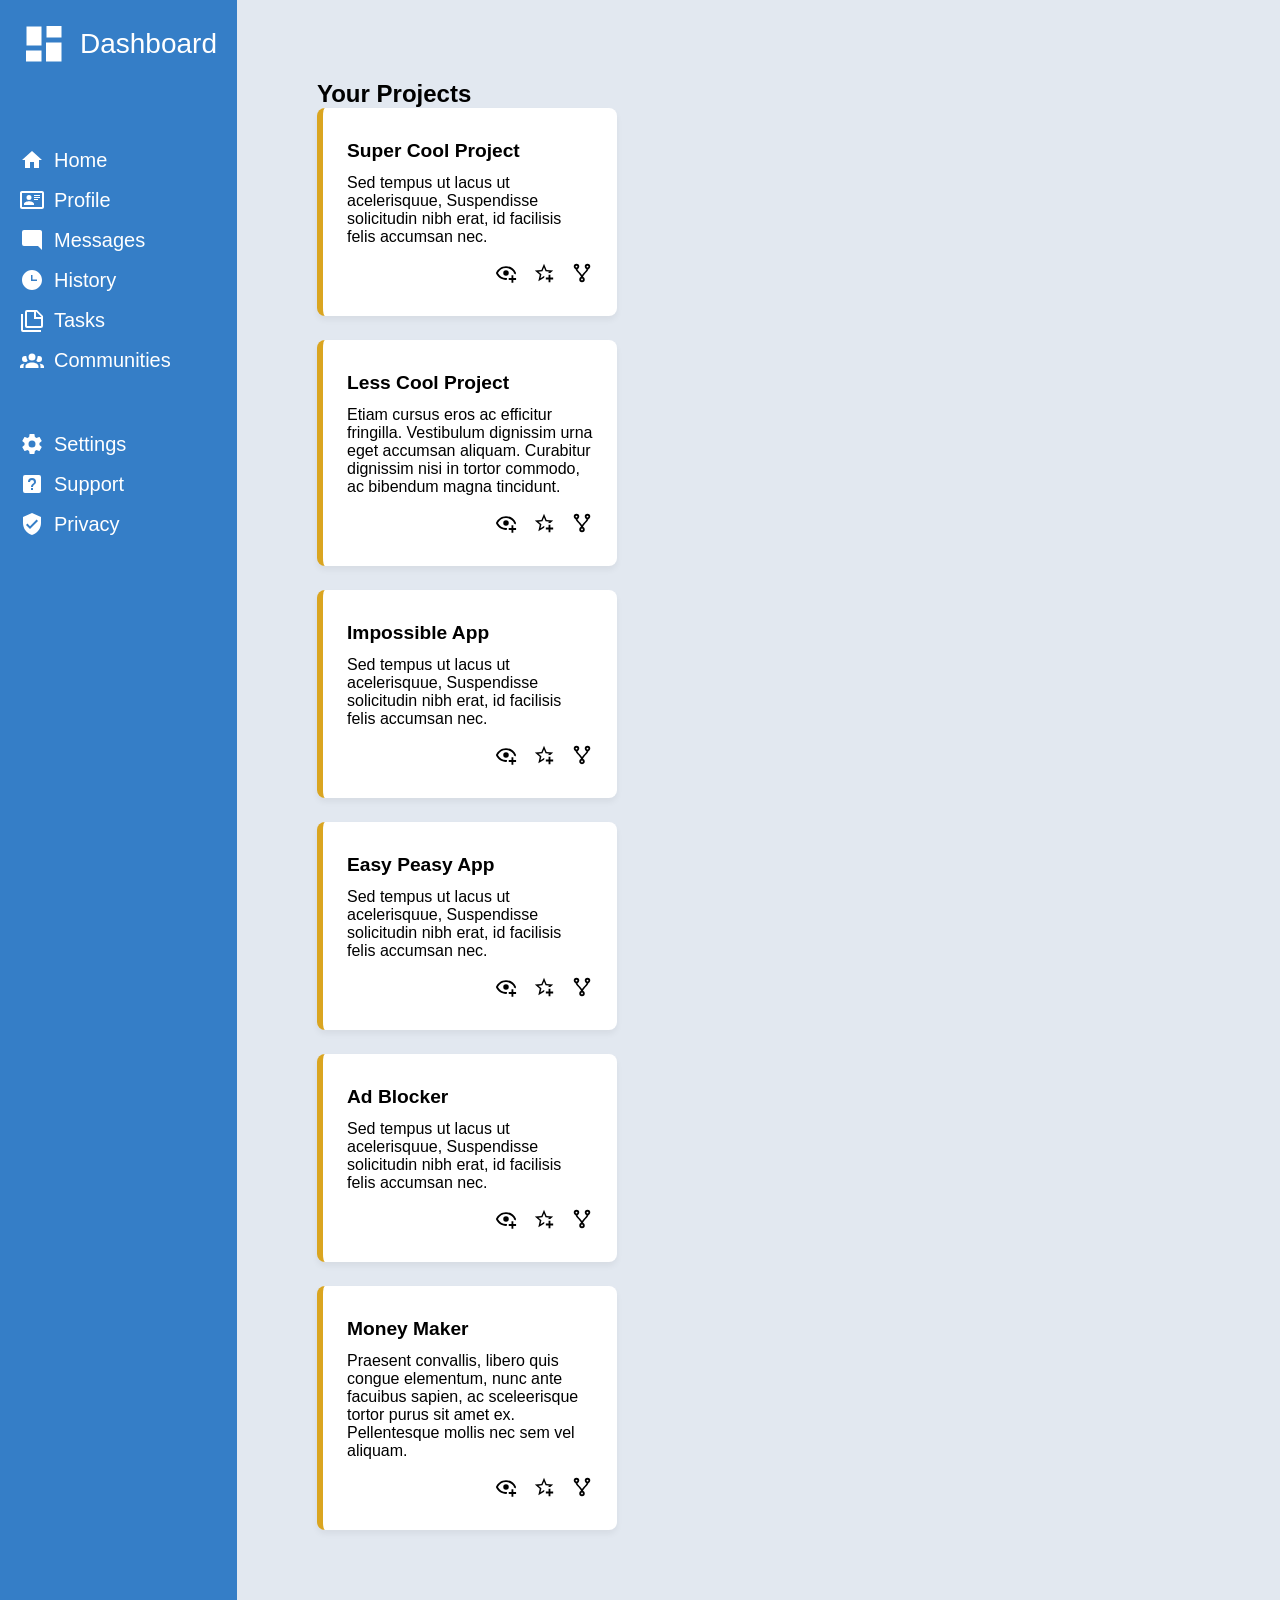
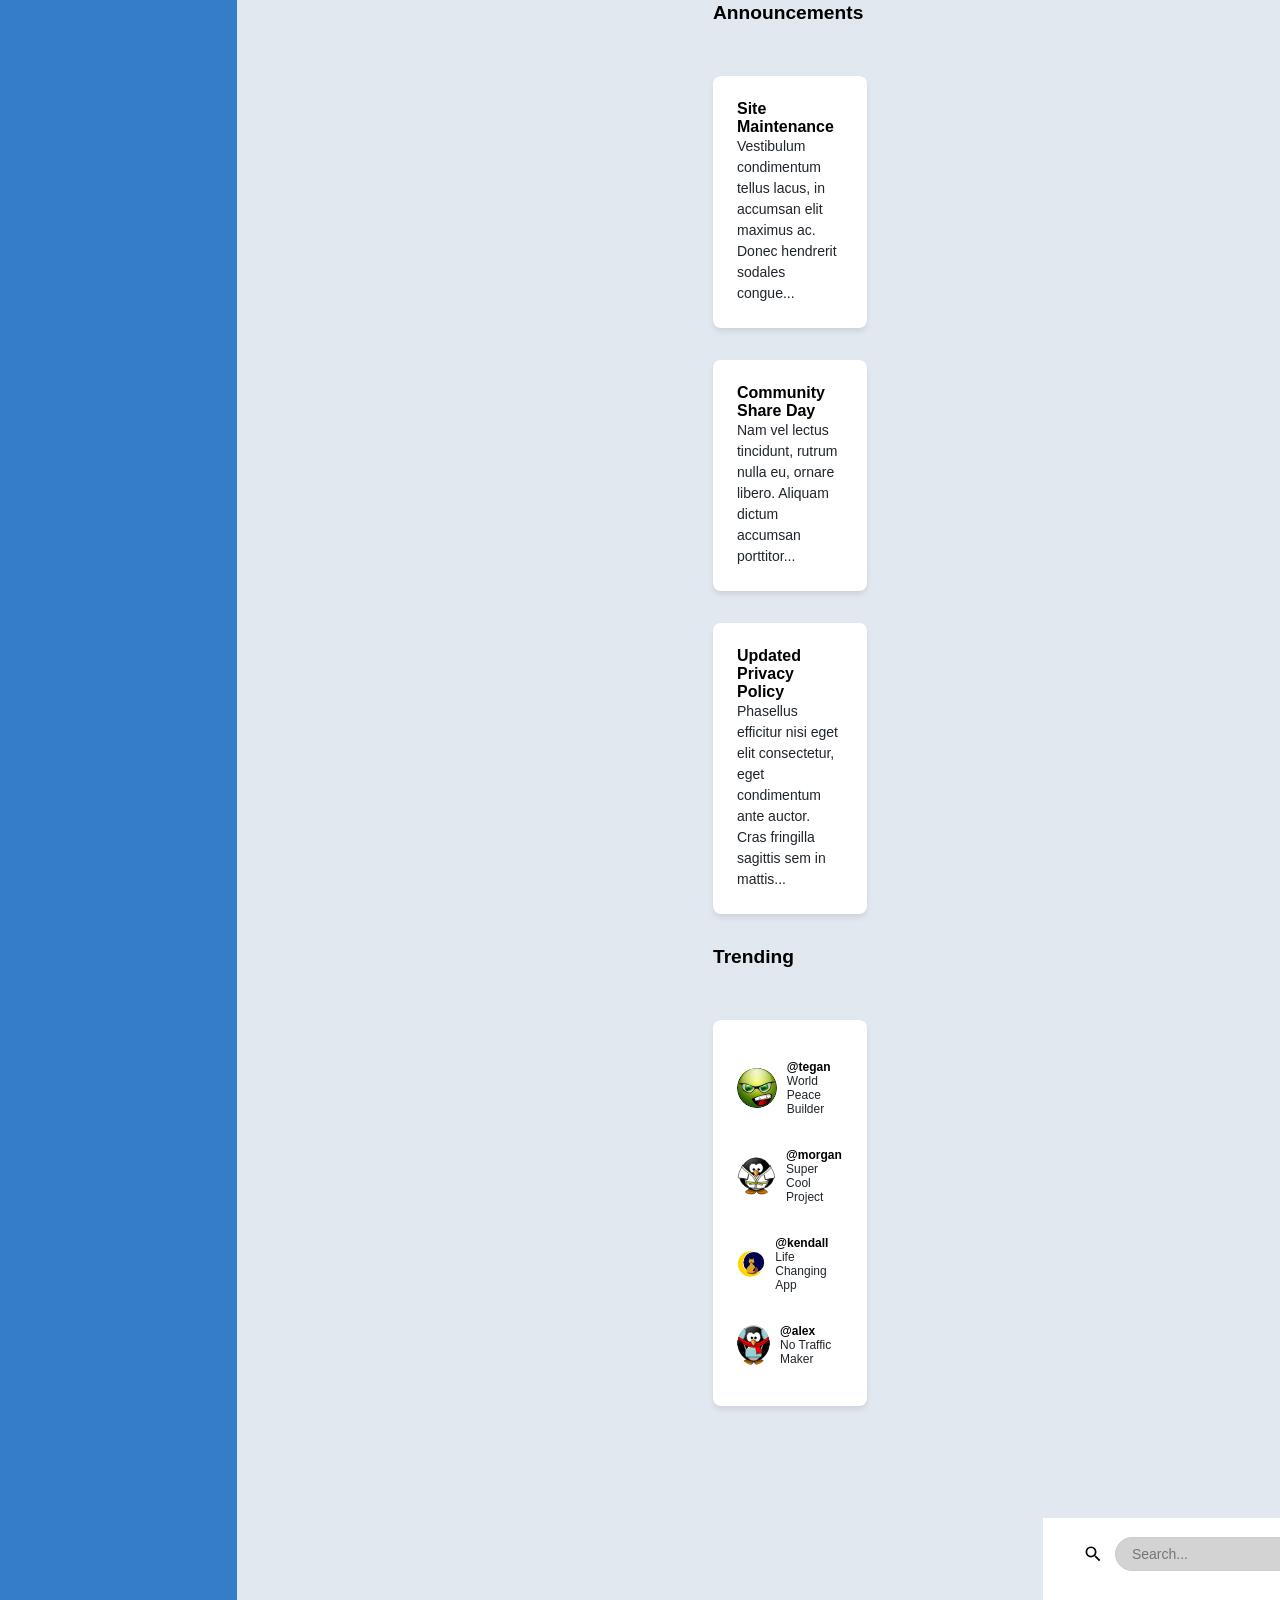
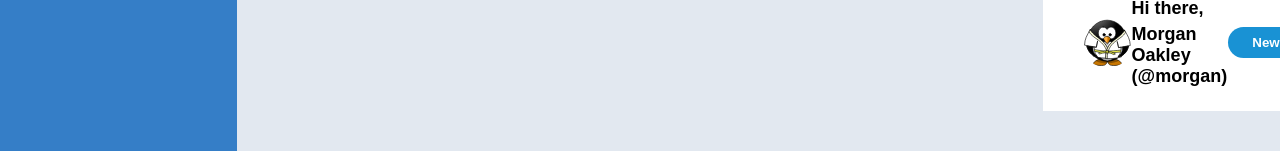
<file: index3.html>
<!DOCTYPE html>
<html lang="en">

<head>
    <meta charset="UTF-8">
    <meta name="viewport" content="width=device-width, initial-scale=1.0">
    <title>Admin Dashboard - Second Attempt</title>
    <link rel="stylesheet" href="style3.css">
</head>

<body>

    <!-- Put icons here as symbols for reuse on the page-->

    <!-- Logo -->
    <svg style="display: none;">
        <symbol id="logo-icon" viewBox="0 0 24 24">
            <path d="M13,3V9H21V3M13,21H21V11H13M3,21H11V15H3M3,13H11V3H3V13Z" />
        </symbol>
    </svg>
    <!-- Sidebar Home Menu -->
    <!-- Home -->
    <svg style="display: none;">
        <symbol id="home-icon" viewBox="0 0 24 24">
            <path d="M10,20V14H14V20H19V12H22L12,3L2,12H5V20H10Z" />
        </symbol>
    </svg>
    <!-- Profile -->
    <svg style="display: none;">
        <symbol id="profile-icon" viewBox="0 0 24 24">
            <path
                d="M22,3H2C0.91,3.04 0.04,3.91 0,5V19C0.04,20.09 0.91,20.96 2,21H22C23.09,20.96 23.96,20.09 24,19V5C23.96,3.91 23.09,3.04 22,3M22,19H2V5H22V19M14,17V15.75C14,14.09 10.66,13.25 9,13.25C7.34,13.25 4,14.09 4,15.75V17H14M9,7A2.5,2.5 0 0,0 6.5,9.5A2.5,2.5 0 0,0 9,12A2.5,2.5 0 0,0 11.5,9.5A2.5,2.5 0 0,0 9,7M14,7V8H20V7H14M14,9V10H20V9H14M14,11V12H18V11H14" />
        </symbol>
    </svg>
    <!-- Messages -->
    <svg style="display: none;">
        <symbol id="messages-icon" viewBox="0 0 24 24">
            <path d="M22,4C22,2.89 21.1,2 20,2H4A2,2 0 0,0 2,4V16A2,2 0 0,0 4,18H18L22,22V4Z" />
        </symbol>
    </svg>
    <!-- History -->
    <svg style="display: none;">
        <symbol id="history-icon" viewBox="0 0 24 24">
            <path
                d="M12 2C6.5 2 2 6.5 2 12C2 17.5 6.5 22 12 22C17.5 22 22 17.5 22 12S17.5 2 12 2M17 13H11V7H12.5V11.5H17V13Z" />
        </symbol>
    </svg>
    <!-- Tasks -->
    <svg style="display: none;">
        <symbol id="tasks-icon" viewBox="0 0 24 24">
            <path
                d="M3,6V22H21V24H3A2,2 0 0,1 1,22V6H3M16,9H21.5L16,3.5V9M7,2H17L23,8V18A2,2 0 0,1 21,20H7C5.89,20 5,19.1 5,18V4A2,2 0 0,1 7,2M7,4V18H21V11H14V4H7Z" />
        </symbol>
    </svg>
    <!-- Communities -->
    <svg style="display: none;">
        <symbol id="communities-icon" viewBox="0 0 24 24">
            <path
                d="M12,5.5A3.5,3.5 0 0,1 15.5,9A3.5,3.5 0 0,1 12,12.5A3.5,3.5 0 0,1 8.5,9A3.5,3.5 0 0,1 12,5.5M5,8C5.56,8 6.08,8.15 6.53,8.42C6.38,9.85 6.8,11.27 7.66,12.38C7.16,13.34 6.16,14 5,14A3,3 0 0,1 2,11A3,3 0 0,1 5,8M19,8A3,3 0 0,1 22,11A3,3 0 0,1 19,14C17.84,14 16.84,13.34 16.34,12.38C17.2,11.27 17.62,9.85 17.47,8.42C17.92,8.15 18.44,8 19,8M5.5,18.25C5.5,16.18 8.41,14.5 12,14.5C15.59,14.5 18.5,16.18 18.5,18.25V20H5.5V18.25M0,20V18.5C0,17.11 1.89,15.94 4.45,15.6C3.86,16.28 3.5,17.22 3.5,18.25V20H0M24,20H20.5V18.25C20.5,17.22 20.14,16.28 19.55,15.6C22.11,15.94 24,17.11 24,18.5V20Z" />
        </symbol>
    </svg>

    <!-- Sidebar Settings Menu -->
    <!-- Settings -->
    <svg style="display: none;">
        <symbol id="settings-icon" viewBox="0 0 24 24">
            <path
                d="M12,15.5A3.5,3.5 0 0,1 8.5,12A3.5,3.5 0 0,1 12,8.5A3.5,3.5 0 0,1 15.5,12A3.5,3.5 0 0,1 12,15.5M19.43,12.97C19.47,12.65 19.5,12.33 19.5,12C19.5,11.67 19.47,11.34 19.43,11L21.54,9.37C21.73,9.22 21.78,8.95 21.66,8.73L19.66,5.27C19.54,5.05 19.27,4.96 19.05,5.05L16.56,6.05C16.04,5.66 15.5,5.32 14.87,5.07L14.5,2.42C14.46,2.18 14.25,2 14,2H10C9.75,2 9.54,2.18 9.5,2.42L9.13,5.07C8.5,5.32 7.96,5.66 7.44,6.05L4.95,5.05C4.73,4.96 4.46,5.05 4.34,5.27L2.34,8.73C2.21,8.95 2.27,9.22 2.46,9.37L4.57,11C4.53,11.34 4.5,11.67 4.5,12C4.5,12.33 4.53,12.65 4.57,12.97L2.46,14.63C2.27,14.78 2.21,15.05 2.34,15.27L4.34,18.73C4.46,18.95 4.73,19.03 4.95,18.95L7.44,17.94C7.96,18.34 8.5,18.68 9.13,18.93L9.5,21.58C9.54,21.82 9.75,22 10,22H14C14.25,22 14.46,21.82 14.5,21.58L14.87,18.93C15.5,18.67 16.04,18.34 16.56,17.94L19.05,18.95C19.27,19.03 19.54,18.95 19.66,18.73L21.66,15.27C21.78,15.05 21.73,14.78 21.54,14.63L19.43,12.97Z" />
        </symbol>
    </svg>
    <!-- Support -->
    <svg style="display: none;">
        <symbol id="support-icon" viewBox="0 0 24 24">
            <path
                d="M11,18H13V16H11V18M12,6A4,4 0 0,0 8,10H10A2,2 0 0,1 12,8A2,2 0 0,1 14,10C14,12 11,11.75 11,15H13C13,12.75 16,12.5 16,10A4,4 0 0,0 12,6M5,3H19A2,2 0 0,1 21,5V19A2,2 0 0,1 19,21H5A2,2 0 0,1 3,19V5A2,2 0 0,1 5,3Z" />
        </symbol>
    </svg>
    <!-- Privacy -->
    <svg style="display: none;">
        <symbol id="privacy-icon" viewBox="0 0 24 24">
            <path
                d="M10,17L6,13L7.41,11.59L10,14.17L16.59,7.58L18,9M12,1L3,5V11C3,16.55 6.84,21.74 12,23C17.16,21.74 21,16.55 21,11V5L12,1Z" />
        </symbol>
    </svg>

    <!-- Header Icons -->
    <!-- Search/Spyglass -->
    <svg style="display: none;">
        <symbol id="search-icon" viewBox="0 0 24 24">
            <path
                d="M9.5,3A6.5,6.5 0 0,1 16,9.5C16,11.11 15.41,12.59 14.44,13.73L14.71,14H15.5L20.5,19L19,20.5L14,15.5V14.71L13.73,14.44C12.59,15.41 11.11,16 9.5,16A6.5,6.5 0 0,1 3,9.5A6.5,6.5 0 0,1 9.5,3M9.5,5C7,5 5,7 5,9.5C5,12 7,14 9.5,14C12,14 14,12 14,9.5C14,7 12,5 9.5,5Z" />
        </symbol>
    </svg>
    <!-- Notifications -->
    <svg style="display: none;">
        <symbol id="notifications-icon" viewBox="0 -960 960 960" fill="black">
            <path
                d="M80-560q0-100 44.5-183.5T244-882l47 64q-60 44-95.5 111T160-560H80Zm720 0q0-80-35.5-147T669-818l47-64q75 55 119.5 138.5T880-560h-80ZM160-200v-80h80v-280q0-83 50-147.5T420-792v-28q0-25 17.5-42.5T480-880q25 0 42.5 17.5T540-820v28q80 20 130 84.5T720-560v280h80v80H160Zm320-300Zm0 420q-33 0-56.5-23.5T400-160h160q0 33-23.5 56.5T480-80ZM320-280h320v-280q0-66-47-113t-113-47q-66 0-113 47t-47 113v280Z" />
        </symbol>
    </svg>

    <!-- Project Card Button Icons -->
    <!-- Star-Plus -->
    <svg style="display: none;">
        <symbol id="star-plus-icon" viewBox="0 0 24 24">
            <path
                d="M5.8 21L7.4 14L2 9.2L9.2 8.6L12 2L14.8 8.6L22 9.2L18.8 12H18C17.3 12 16.6 12.1 15.9 12.4L18.1 10.5L13.7 10.1L12 6.1L10.3 10.1L5.9 10.5L9.2 13.4L8.2 17.7L12 15.4L12.5 15.7C12.3 16.2 12.1 16.8 12.1 17.3L5.8 21M17 14V17H14V19H17V22H19V19H22V17H19V14H17Z" />
        </symbol>
    </svg>
    <!-- Eye-Plus -->
    <svg style="display: none;">
        <symbol id="eye-plus-icon" viewBox="0 0 24 24">
            <path
                d="M12,4.5C7,4.5 2.73,7.61 1,12C2.73,16.39 7,19.5 12,19.5C12.36,19.5 12.72,19.5 13.08,19.45C13.03,19.13 13,18.82 13,18.5C13,18.14 13.04,17.78 13.1,17.42C12.74,17.46 12.37,17.5 12,17.5C8.24,17.5 4.83,15.36 3.18,12C4.83,8.64 8.24,6.5 12,6.5C15.76,6.5 19.17,8.64 20.82,12C20.7,12.24 20.56,12.45 20.43,12.68C21.09,12.84 21.72,13.11 22.29,13.5C22.56,13 22.8,12.5 23,12C21.27,7.61 17,4.5 12,4.5M12,9A3,3 0 0,0 9,12A3,3 0 0,0 12,15A3,3 0 0,0 15,12A3,3 0 0,0 12,9M18,14.5V17.5H15V19.5H18V22.5H20V19.5H23V17.5H20V14.5H18Z" />
        </symbol>
    </svg>
    <!-- Share -->
    <svg style="display: none;">
        <symbol id="share-icon" viewBox="0 0 24 24">
            <path
                d="M6,2A3,3 0 0,1 9,5C9,6.28 8.19,7.38 7.06,7.81C7.15,8.27 7.39,8.83 8,9.63C9,10.92 11,12.83 12,14.17C13,12.83 15,10.92 16,9.63C16.61,8.83 16.85,8.27 16.94,7.81C15.81,7.38 15,6.28 15,5A3,3 0 0,1 18,2A3,3 0 0,1 21,5C21,6.32 20.14,7.45 18.95,7.85C18.87,8.37 18.64,9 18,9.83C17,11.17 15,13.08 14,14.38C13.39,15.17 13.15,15.73 13.06,16.19C14.19,16.62 15,17.72 15,19A3,3 0 0,1 12,22A3,3 0 0,1 9,19C9,17.72 9.81,16.62 10.94,16.19C10.85,15.73 10.61,15.17 10,14.38C9,13.08 7,11.17 6,9.83C5.36,9 5.13,8.37 5.05,7.85C3.86,7.45 3,6.32 3,5A3,3 0 0,1 6,2M6,4A1,1 0 0,0 5,5A1,1 0 0,0 6,6A1,1 0 0,0 7,5A1,1 0 0,0 6,4M18,4A1,1 0 0,0 17,5A1,1 0 0,0 18,6A1,1 0 0,0 19,5A1,1 0 0,0 18,4M12,18A1,1 0 0,0 11,19A1,1 0 0,0 12,20A1,1 0 0,0 13,19A1,1 0 0,0 12,18Z" />
        </symbol>
    </svg>

    <!-- Dashboard -->
    <div class="dashboard-container">

        <!-- Sidebar with Nav buttons -->
        <div class="sidebar">
            <div class="sidebar-header">
                <svg class="logo-icon" viewBox="0 0 24 24">
                    <use href="#logo-icon"></use>
                </svg>
                <span>Dashboard</span>
            </div>

            <nav class="nav-group">
                <a href="#" class="icon-link">
                    <svg class="icon" viewBox=" 0 0 24 24">
                        <use href="#home-icon"></use>
                    </svg>
                    <span>Home</span>
                </a>
                <a href="#" class="icon-link">
                    <svg class="icon" viewBox="0 0 24 24">
                        <use href="#profile-icon"></use>
                    </svg>
                    <span>Profile</span>
                </a>

                <a href="#" class="icon-link">
                    <svg class="icon" viewBox="0 0 24 24">
                        <use href="#messages-icon"></use>
                    </svg>
                    <span>Messages</span>
                </a>

                <a href="#" class="icon-link">
                    <svg class="icon" viewBox="0 0 24 24">
                        <use href="#history-icon"></use>
                    </svg>
                    <span>History</span>
                </a>

                <a href="#" class="icon-link">
                    <svg class="icon" viewBox="0 0 24 24">
                        <use href="#tasks-icon"></use>
                    </svg>
                    <span>Tasks</span>
                </a>

                <a href="#" class="icon-link">
                    <svg class="icon" viewBox="0 0 24 24">
                        <use href="#communities-icon"></use>
                    </svg>
                    <span>Communities</span>
                </a>
            </nav>

            <nav class="settings-group">
                <a href="#" class="icon-link">
                    <svg class="icon" viewBox="0 0 24 24">
                        <use href="#settings-icon">
                    </svg>
                    <span>Settings</span>
                </a>

                <a href="#" class="icon-link">
                    <svg class="icon" viewBox="0v0 24 24">
                        <use href="#support-icon"></use>
                    </svg>
                    <span>Support</span>
                </a>

                <a href="#" class="icon-link">
                    <svg class="icon" viewBox="0 0 24 24">
                        <use href="#privacy-icon"></use>
                    </svg>
                    <span>Privacy</span>
                </a>
            </nav>
        </div>

        <div class="main-content">
            <header class="header">
                <div class="header-top">
                    <div class="search-bar">
                        <svg class="dark-icon" viewBox="0 0 24 24">
                            <use href="#search-icon"></use>
                        </svg>

                        <input type="text" class="search-input" name="q" placeholder="Search...">
                    </div>

                    <div class="user-profile-top">
                        <svg class="dark-icon" viewBox="0 0 24 24">
                            <use href="#notifications-icon"></use>
                        </svg>
                        <img class="trending-avatar" src="./icons/judo_penguin.svg" alt="userAvatar">
                        <p class="username">Morgan Oakley</p>
                    </div>
                </div>

                <div class="header-bottom">
                    <div class="user-welcome">
                        <img class="avatar" src="./icons/judo_penguin.svg" alt="userAvatar">
                        <div class="hello">
                            <label class="hithere">Hi there,</label>
                            <label>Morgan Oakley (@morgan)</label>
                        </div>
                    </div>

                    <div class="action-buttons">
                        <button class="btn">New</button>
                        <button class="btn">Upload</button>
                        <button class="btn">Share</button>
                    </div>
                </div>
            </header>

            <div class="content-body">
                <div class="projects-section">

                    <h2>Your Projects</h2>
                    <div class="projects-grid">
                        <div class="project-card">
                            <h3>Super Cool Project</h3>
                            <p>Sed tempus ut lacus ut acelerisquue, Suspendisse solicitudin nibh erat, id facilisis
                                felis accumsan nec.</p>
                            <div class="card-actions">
                                <button class="project-card-action-button">
                                    <svg class="" aria-hidden="true">
                                        <use href="#eye-plus-icon"></use>
                                    </svg>
                                </button>
                                <button class="project-card-action-button">
                                    <svg class="" aria-hidden="true">
                                        <use href="#star-plus-icon"></use>
                                    </svg>
                                </button>
                                <button class="project-card-action-button">
                                    <svg class="" aria-hidden="true">
                                        <use href="#share-icon"></use>
                                    </svg>
                                </button>

                            </div>
                        </div>

                        <div class="project-card">
                            <h3>Less Cool Project</h3>
                            <p>Etiam cursus eros ac efficitur fringilla. Vestibulum dignissim urna eget accumsan
                                aliquam. Curabitur dignissim nisi in tortor commodo, ac
                                bibendum magna tincidunt.</p>
                            <div class="card-actions">
                                <button class="project-card-action-button">
                                    <svg class="" aria-hidden="true">
                                        <use href="#eye-plus-icon"></use>
                                    </svg>
                                </button>
                                <button class="project-card-action-button">
                                    <svg class="" aria-hidden="true">
                                        <use href="#star-plus-icon"></use>
                                    </svg>
                                </button>
                                <button class="project-card-action-button">
                                    <svg class="" aria-hidden="true">
                                        <use href="#share-icon"></use>
                                    </svg>
                                </button>

                            </div>
                        </div>

                        <div class="project-card">
                            <h3>Impossible App</h3>
                            <p>Sed tempus ut lacus ut acelerisquue, Suspendisse solicitudin nibh erat, id facilisis
                                felis accumsan nec.</p>
                            <div class="card-actions">
                                <button class="project-card-action-button">
                                    <svg class="" aria-hidden="true">
                                        <use href="#eye-plus-icon"></use>
                                    </svg>
                                </button>
                                <button class="project-card-action-button">
                                    <svg class="" aria-hidden="true">
                                        <use href="#star-plus-icon"></use>
                                    </svg>
                                </button>
                                <button class="project-card-action-button">
                                    <svg class="" aria-hidden="true">
                                        <use href="#share-icon"></use>
                                    </svg>
                                </button>
                            </div>
                        </div>

                        <div class="project-card">
                            <h3>Easy Peasy App</h3>
                            <p>Sed tempus ut lacus ut acelerisquue, Suspendisse solicitudin nibh erat, id facilisis
                                felis accumsan nec.</p>
                            <div class="card-actions">
                                <button class="project-card-action-button">
                                    <svg class="" aria-hidden="true">
                                        <use href="#eye-plus-icon"></use>
                                    </svg>
                                </button>
                                <button class="project-card-action-button">
                                    <svg class="" aria-hidden="true">
                                        <use href="#star-plus-icon"></use>
                                    </svg>
                                </button>
                                <button class="project-card-action-button">
                                    <svg class="" aria-hidden="true">
                                        <use href="#share-icon"></use>
                                    </svg>
                                </button>
                            </div>
                        </div>

                        <div class="project-card">
                            <h3>Ad Blocker</h3>
                            <p>Sed tempus ut lacus ut acelerisquue, Suspendisse solicitudin nibh erat, id facilisis
                                felis accumsan nec.</p>
                            <div class="card-actions">
                                <button class="project-card-action-button">
                                    <svg class="" aria-hidden="true">
                                        <use href="#eye-plus-icon"></use>
                                    </svg>
                                </button>
                                <button class="project-card-action-button">
                                    <svg class="" aria-hidden="true">
                                        <use href="#star-plus-icon"></use>
                                    </svg>
                                </button>
                                <button class="project-card-action-button">
                                    <svg class="" aria-hidden="true">
                                        <use href="#share-icon"></use>
                                    </svg>
                                </button>
                            </div>
                        </div>

                        <div class="project-card">
                            <h3>Money Maker</h3>
                            <p>Praesent convallis, libero quis congue elementum, nunc ante facuibus sapien, ac
                                sceleerisque tortor purus sit amet ex. Pellentesque mollis nec sem vel aliquam.</p>
                            <div class="card-actions">
                                <button class="project-card-action-button">
                                    <svg class="" aria-hidden="true">
                                        <use href="#eye-plus-icon"></use>
                                    </svg>
                                </button>
                                <button class="project-card-action-button">
                                    <svg class="" aria-hidden="true">
                                        <use href="#star-plus-icon"></use>
                                    </svg>
                                </button>
                                <button class="project-card-action-button">
                                    <svg class="" aria-hidden="true">
                                        <use href="#share-icon"></use>
                                    </svg>
                                </button>
                            </div>
                        </div>
                    </div>
                </div>

                <div class="widgets-sidebar">
                    <div class="widget-section">
                        <h2>Announcements</h2>
                        <div class="widget-card">
                            <div class="announcement-item">
                                <h4>Site Maintenance</h4>
                                <p>Vestibulum condimentum tellus lacus, in accumsan elit maximus ac. Donec hendrerit
                                    sodales
                                    congue...</p>
                            </div>
                        </div>

                        <div class="widget-card">
                            <div class="announcement-item">
                                <h4>Community Share Day</h4>
                                <p>Nam vel lectus tincidunt, rutrum nulla eu, ornare libero. Aliquam dictum accumsan
                                    porttitor...</p>
                            </div>
                        </div>

                        <div class="widget-card">
                            <div class="announcement-item">
                                <h4>Updated Privacy Policy</h4>
                                <p>Phasellus efficitur nisi eget elit consectetur, eget condimentum ante auctor. Cras
                                    fringilla
                                    sagittis sem in mattis...</p>
                            </div>
                        </div>
                    </div>

                    <div class="widget-section">
                        <h2>Trending</h2>
                        <div class="widget-card">
                            <div class="trending-item">
                                <img class="trending-avatar" src="./icons/raphie_green_lanthern_smiley.svg"
                                    alt="userAvatar">
                                <div class="employee-handle">
                                    <span>@tegan</span>
                                    <span class="user-role">World Peace Builder</span>
                                </div>
                            </div>

                            <div class="trending-item">
                                <img class="trending-avatar" src="./icons/judo_penguin.svg" alt="userAvatar">
                                <div class="employee-handle">
                                    <span>@morgan</span>
                                    <span class="user-role">Super Cool Project</span>
                                </div>
                            </div>

                            <div class="trending-item">
                                <img class="trending-avatar" src="./icons/cat_with_moon.svg" alt="userAvatar">
                                <div class="employee-handle">
                                    <span>@kendall</span>
                                    <span class="user-role">Life Changing App</span>
                                </div>
                            </div>

                            <div class="trending-item">
                                <img class="trending-avatar" src="./icons/freezin_penguin.svg" alt="userAvatar">
                                <div class="employee-handle">
                                    <span>@alex</span>
                                    <span class="user-role">No Traffic Maker</span>
                                </div>
                            </div>

                        </div>
                    </div>
                </div>
            </div>
        </div>
    </div>
</body>
</html>
</file>
<file: style.css>
* {
    margin: 0;
    padding: 0;
    box-sizing: border-box;
    font-family: 'Segoe UI', Tahoma, Geneva, Verdana, sans-serif;
}

body {
    background-color: #e2e8f0;
    /* Light gray background */
    min-height: 100vh;
}

/* --- Overall Container Settings  --- */
.dashboard-container {
    display: grid;
    grid-template-columns: 260px 1fr;
    grid-template-areas: "sidebar main-content";
}

/* --- LEFT SIDEBAR --- */
.sidebar {
    grid-area: sidebar;
    background-color: #357EC7;
    color: white;
    display: flex;
    flex-direction: column;
    gap: 40px;
    padding: 20px;
}

.sidebar-header {
    display: flex;
    align-items: center;
    gap: 12px;
    margin-bottom: 40px;
}

.sidebar-header span {
    font-size: 1.75rem;
}

.logo-icon {
    width: 48px;
    height: auto;
    stroke: #357EC7;
    stroke-width: 0.5px;
    stroke-linecap: round;
    stroke-linejoin: round;
    fill: white;
}

.sidebar-nav {
    display: flex;
    flex-direction: column;
    justify-content: space-between;
    gap: 16px;
    padding-bottom: 10px;
}

.icon-link {
    display: grid;
    grid-template-columns: auto 1fr;
    align-items: center;
    gap: 10px;
    text-decoration: none;
    color: #ffffff;
    font-size: 20px;
}

.icon-link:hover {
    text-decoration: underline;
}

.icon {
    width: 24px;
    height: 24px;
    fill: currentColor;
}

.settings-group {
    display: flex;
    flex-direction: column;
    gap: 16px;
    padding-top: 10px;
}

/* --- Main Area (Projects/Announcements/Trending) --- */
.main-content {
    grid-area: main-content;
    display: flex;
    flex-direction: column;
    gap: 20px;
}

.header {
    background-color: white;
    display: flex;
    flex-direction: column;
    gap: 24px;
    z-index: 10;
    padding: 20px;
}

.header-top,
.header-bottom {
    display: flex;
    justify-content: space-between;
    align-items: center;
    /* padding: 10px; */

}

.search-bar {
    display: flex;
    /* max-width: 800px; */
    width: 60%;
    align-items: center;
    gap: 12px;
    /* flex-grow: 0.5; */

}

.search-input {
    width: 100%;
    /* padding: 10px 15px 10px 40px; */
    padding: 8px 16px;
    font-size: 14px;
    border: 1px solid #ccc;
    border-radius: 24px;
    outline: none;
    background-color: lightgray;
    transition: all 0.3s ease;
}

.search-button {
    background-color: gray;
}

.dark-icon {
    color: black;
    width: 24px;
    height: 24px;
    fill: currentColor;
}

.avatar {
    width: 50px;
    height: 50px;
    border-radius: 50%;
    /* Makes the image circular */
    object-fit: cover;
    /* Prevents image distortion */
}

.user-profile-top {
    display: flex;
    gap: 20px;
    align-items: center;
}

.username {
    font-family: Cambria, Cochin, Georgia, Times, 'Times New Roman', serif;
    font-size: 16px;
    font-weight: bold;
}

.user-welcome {
    display: flex;
    align-items: center;
    font-family: Verdana, Geneva, Tahoma, sans-serif;
    font-size: 18px;
    color: black;
}

.hello {
    display: flex;
    flex-direction: column;
    text-align: left;
    gap: 5px;
    font-weight: bold;
}

.hi-there {
    font-size: 14px;
}

.action-buttons {
    display: flex;
    gap: 16px;

}

.btn {
    background-color: #1992d4;
    color: white;
    border: none;
    padding: 8px 24px;
    border-radius: 20px;
    font-weight: bold;
    cursor: pointer;
}

/* --- CONTENT CONTAINER (Projects) --- */
.content-body {
    display: grid;
    grid-template-columns: 3fr 1fr;
    gap: 32px;
    align-items: start;
    padding: 20px;
}

.content-body h3 {
    margin-bottom: 10px;
}

.projects-grid {
    display: grid;
    grid-template-columns: repeat(auto-fit, minmax(300px, 1fr));
    gap: 24px;
}

.project-card {
    background-color: white;
    padding: 32px 24px 24px 24px;
    display: flex;
    flex-direction: column;
    border-radius: 8px;
    border-left: 8px solid goldenrod;
    box-shadow: 0 4px 6px rgba(0, 0, 0, 0.05);
    display: flex;
    flex-direction: column;
    justify-content: space-between;
    min-height: 200px;
    align-items: flex-start;
    text-align: start;
    gap: 18px;
}

.project-card-content {
    grid-column: 2;
    padding-left: 16px;
    margin-left: 0;
    display: flex;
    flex-direction: column;
    align-items: flex-start;
    text-align: left;
    color: #1f252c;
}

.card-actions {
    display: flex;
    justify-content: flex-end;
    gap: 16px;
    margin-top: 16px;
    margin-left: auto;
}

.project-card-action-button {
    background: none;
    border: none;
    cursor: pointer;
    padding: 0;
    display: flex;
    align-items: center;
    justify-content: center;
    color: #333333;
    transition: transform 0.1s ease, color 0.2s ease;
}

.project-card-action-button svg {
    color: black;
    width: 22px;
    height: 22px;
}

.project-card-action-button:hover {
    color: #e2b13c;
    transform: scale(1.05);
}

/* --- SIDEBAR WIDGETS --- */
.widgets-section {
    display: flex;
    flex-direction: column;
    gap: 32px;
}

.widget-card {
    background-color: white;
    border-radius: 8px;
    padding: 24px;
    box-shadow: 0 4px 6px -1px rgb(0 0 0 / 0.05);
}

.announcement-item {
    display: flex;
    flex-direction: column;
    text-align: left;
    padding: 16px 0;

    /* This adds the gray separator line under each item */
    border-bottom: 1px solid #e2e8f0;
}

/* Adjust padding for the topmost item */
.announcement-item:first-child {
    padding-top: 0;
}

/* This removes the line from the very last item */
.announcement-item:last-child {
    border-bottom: none;
    padding-bottom: 0;
}

/* Typography styles */
.announcement-item h5 {
    margin: 0 0 8px 0;
    font-size: 1rem;
    color: #1a202c;
    font-weight: 600;
}

.announcement-item p {
    font-size: 0.8rem;
    color: var(--text-muted);
    line-height: 1.3;
}

.trending-list {
    display: flex;
    flex-direction: column;
    gap: 8px;
}

.trending-item {
    background-attachment: white;
    display: flex;
    flex-direction: row;
    text-align: left;
    padding: 10px 0;
    align-items: center;
    gap: 10px;
}

.trending-avatar {
    width: 40px;
    height: 40px;
    border-radius: 50%;
    /* Makes the image circular */
    object-fit: cover;
    /* Prevents image distortion */
}

.employee-handle {
    display: flex;
    font-size: 12px;
    font-weight: bold;
    flex-direction: column;
    text-align: left;
}

.user-role {
    font-weight: normal;
    color: #1f252c;
}
</file>
<file: style2.css>
* {
    margin: 0;
    padding: 0;
}

.container {
    text-align: center;
    display: grid;
    grid-template-columns: 1fr 6fr;
    grid-template-rows: 1fr 6fr;
    gap: 4px;
    grid-template-areas:
        "sidebar header"
        "sidebar main-content";
}

.container div {
    padding: 15px;
    font-size: 14px;
    font-family: Helvetica;
    font-weight: bold;
}

.sidebar {
    background-color: #357EC7;
    color: white;
    text-align: left;
    grid-area: sidebar;
    display: grid;
    row-gap: 25px;
    align-content: start;
    grid-template-columns: 1fr;
    grid-template-areas:
        "sidebar-head"
        "sidebar-section1"
        "sidebar-section2";
}

.icon-link {
    display: grid;
    grid-template-columns: auto 1fr;
    align-items: center;
    gap: 20px;
    text-decoration: none;
    color: #ffffff;
    font-size: 20px;
}

.icon-link:hover {
    text-decoration: underline;
}

.sidebar-head {
    grid-area: sidebar-head;
    display: inline-flex;
    align-items: center;
    gap: 0.5em;
    color: white;
}

.sidebar-head span {
    font-size: 28px;
}

.display-icon {
    width: 48px;
    height: auto;
    stroke: #357EC7;
    stroke-width: 0.5px;
    stroke-linecap: round;
    stroke-linejoin: round;
    fill: white;
}

.sidebar-section1 {
    grid-area: sidebar-section1;
    display: grid;
    grid-template-columns: auto;
}

.sidebar-section2 {
    grid-area: sidebar-section2;
    display: grid;
    grid-template-columns: auto;
}

.header {
    background-color: white;
    grid-area: header;
    display: grid;
    grid-template-columns: 1fr;
    grid-template-rows: 1fr 3fr;
    /*    grid-template-areas:
        "header-row1"
        "header-row2"; */
}

.main-content {
    background-color: lightgray;
    grid-area: main-content;
    display: grid;
    grid-template-columns: 3fr 1fr;
    max-width: 1400px;
 }

.projects-section {
    /* background-color: #357EC7; */
    display: grid;
    grid-template-columns: repeat(auto-fit, minmax(300px, 1fr));
    gap: 1.5rem;
    /* font-family: sans-serif; */
    /* padding: 20px; */
}
/*
.projects-section h2 {
    font-size: 1.25rem;
    margin-bottom: 16px;
    color: #111;
    justify-self: start;
}
*/

.project-card-container {
    /* background-color: gray; */
    display: grid;
    grid-template-columns: repeat(auto-fit, minmax(300px, 1fr));
    /* justify-content: start; */
    gap: 24px;
}

.project-card {
    background-color: #eef2f7;
    display: flex;
    flex-direction: row;
    align-items: stretch;
    justify-content: space-between;
    border-radius: 8px;
    box-shadow: 0 4px 6px rgba(0, 0, 0, 0.05);
    overflow: hidden;
    border-left: 6px solid goldenrod;
}

.project-card-content {
    grid-column: 2;
    padding-left: 16px;
    margin-left: 0;
    display: flex;
    flex-direction: column;
    align-items: flex-start;
    text-align: left;
    /* margin-bottom: 8px; */
}

.project-card-content h3 {
    margin: 0 0 8px 0;
    font-size: 1.1rem;
    color: #000;
}

.project-card-content p {
    margin: 0;
    font-size: 0.95rem;
    color: #666;
    line-height: 1.4;
    flex-grow: 1;
}

.project-card-actions {
    display: flex;
    justify-content: flex-end;
    gap: 16px;
    margin-top: 16px;
    margin-left: auto;
}

.project-card-action-button {
    background: none;
    border: none;
    cursor: pointer;
    padding: 0;
    display: flex;
    align-items: center;
    justify-content: center;
    color: #333333;
    transition: transform 0.1s ease, color 0.2s ease;
}

.project-card-action-button svg {
    color: black;
    width: 22px;
    height: 22px;
}

.project-card-action-button:hover {
    color: #e2b13c;
    transform: scale(1.05);
}

.announcements {
    background-color: yellow;
    grid-area: announcements;
    display: grid;
    grid-template-columns: 1fr;
    grid-template-rows: 0.5fr 2fr;
    gap: 20px;
    grid-template-areas:
        "announcements-card"
        "trending-card"
}

/* Container card styling */
.announcements-card {
    background-color: #ffffff;
    border-radius: 8px;
    box-shadow: 0 4px 12px rgba(0, 0, 0, 0.05);
    padding: 24px;
    max-width: 400px;
    font-family: sans-serif;
}

/* Individual list item layout */
.announcement-item {
    padding: 16px 0;

    /* This adds the gray separator line under each item */
    border-bottom: 1px solid #e2e8f0;
}

/* Adjust padding for the topmost item */
.announcement-item:first-child {
    padding-top: 0;
}

/* This removes the line from the very last item */
.announcement-item:last-child {
    border-bottom: none;
    padding-bottom: 0;
}

/* Typography styles */
.announcement-item h3 {
    margin: 0 0 8px 0;
    font-size: 1rem;
    color: #1a202c;
    font-weight: 600;
}

.announcement-item p {
    margin: 0;
    font-size: 0.875rem;
    color: #718096;
    line-height: 1.5;
}

/*
.announcements-card-container {
    background-color: #eef2f7;
    display: flex;
    flex-direction: row;
    align-items: stretch;
    justify-content: space-between;
    border-radius: 8px;
    box-shadow: 0 4px 6px rgba(0, 0, 0, 0.05);
    overflow: hidden;
    border-left: 6px solid goldenrod;
}
*/
/*
.announcement-card-content {
    grid-column: 2;
    padding-left: 16px;
    margin-left: 0;
    display: flex;
    flex-direction: column;
    align-items: flex-start;
    text-align: left;
    margin-bottom: 8px; 
}
*/

/*
.announcement-card-content h3 {
    margin: 0 0 8px 0;
    font-size: 1.1rem;
    color: #000;
}
*/
/*
.announcement-card-content p {
    margin: 0;
    font-size: 0.95rem;
    color: #666;
    line-height: 1.4;
    flex-grow: 1;
}
*/


.trending-header {
    grid-area: trending-header;
    display: grid;
    background-color: lightgoldenrodyellow;
    justify-content: start;
}

.trending-card {
    grid-area: trending-card;
    background-color: orange;
}
</file>
<file: style3.css>
* {
    box-sizing: border-box;
    margin: 0;
    padding: 0;
    font-family: 'Segoe UI', Tahoma, Geneva, Verdana, sans-serif;
}

body {
    background-color: #e2e8f0;
    /* Light gray background */
    min-height: 100vh;
}

/* Overall Container Settings */
.dashboard-container {
    display: grid;
    grid-template-columns: 1.5fr 3fr;
    /* grid-template-rows: 1fr 6fr; */
    /* grid-template-areas:
        "sidebar header header"
        "sidebar main-content widgets-sidebar"; */
    grid-template-areas: "sidebar main-content";
    /* text-align: center; */
}

/* Sidebar Settings */
.sidebar {
    background-color: #357EC7;
    color: white;
    /* text-align: left; */
    grid-area: sidebar;
    display: flex;
    flex-direction: column;
    gap: 40px;
    padding: 20px;
}

/*  Sidebar Header */
.sidebar-header {
    display: flex;
    align-items: center;
    gap: 12px;
    margin-bottom: 40px;
}

.sidebar-header span {
    font-size: 1.75rem;
}

.logo-icon {
    width: 48px;
    height: auto;
    stroke: #357EC7;
    stroke-width: 0.5px;
    stroke-linecap: round;
    stroke-linejoin: round;
    fill: white;
}

/* Sidebar Nav Icons */
.nav-group {
    display: flex;
    flex-direction: column;
    justify-content: space-between;
    gap: 16px;
    padding-bottom: 10px;

}

/* Sidebar Settings Icons */
.settings-group {
    display: flex;
    flex-direction: column;
    gap: 16px;
    padding-top: 10px;
}

.icon-link {
    display: grid;
    grid-template-columns: auto 1fr;
    align-items: center;
    gap: 10px;
    text-decoration: none;
    color: #ffffff;
    font-size: 20px;
}

.icon-link:hover {
    text-decoration: underline;
}

.icon {
    width: 24px;
    height: 24px;
    fill: currentColor;
}

/* Main Content Section */
.main-content {
    padding: 40px;
    display: grid;
    grid-template-columns: 3fr 1fr;
    gap: 32px;
    align-items: start;
}

/* Main Content (Page) Header Settings */
.header {
    background-color: white;
    grid-area: header;
    padding: 16px 40px 24px 40px;
    display: flex;
    flex-direction: column;
    /* justify-content: space-between; */
    /* box-shadow: 0 4px 6px -1px rgba(0, 0, 0, 0.1); */
    /* z-index: 10; */
    gap: 24px;
}

.header-top,
.header-bottom {
    display: flex;
    justify-content: space-between;
    align-items: center;
    /* padding: 10px; */

}

.search-bar {
    display: flex;
    /* max-width: 800px; */
    width: 60%;
    align-items: center;
    gap: 12px;
    /* flex-grow: 0.5; */
}

.search-input {
    width: 100%;
    /* padding: 10px 15px 10px 40px; */
    padding: 8px 16px;
    font-size: 14px;
    border: 1px solid #ccc;
    border-radius: 24px;
    outline: none;
    background-color: lightgray;
    transition: all 0.3s ease;
}

.search-button {
    background-color: gray;
}

.user-profile-top {
    display: flex;
    /* justify-content: flex-start; */
    gap: 20px;
    align-items: center;
}

.dark-icon {
    color: black;
    width: 24px;
    height: 24px;
    fill: currentColor;
}

.avatar {
    width: 50px;
    height: 50px;
    border-radius: 50%;
    /* Makes the image circular */
    object-fit: cover;
    /* Prevents image distortion */
}

.username {
    font-family: Cambria, Cochin, Georgia, Times, 'Times New Roman', serif;
    font-size: 16px;
}

.user-welcome {
    display: flex;
    align-items: center;
    font-family: Verdana, Geneva, Tahoma, sans-serif;
    font-size: 18px;
    color: black;
}

.hello {
    display: flex;
    flex-direction: column;
    text-align: left;
    gap: 5px;
    font-weight: bold;
}

.hi-there {
    font-size: 14px;
}

.action-buttons {
    display: flex;
    gap: 16px;
}

.btn {
    background-color: #1992d4;
    color: white;
    border: none;
    padding: 8px 24px;
    border-radius: 20px;
    font-weight: bold;
    cursor: pointer;
}

/* Main Content (Projects and Side Widgets (Announcements/Trending) */
.content-body {
padding: 40px;
display: grid;
grid-template-columns: 3fr 1fr;
gap: 32px;
align-items: start;
}

.content-body h3 {
    font-size: 1.2rem;
    margin-bottom: 12px;
}

/*
.project-content {
    padding: 40px;
    display: grid;
    grid-template-columns: 3fr 1fr;
    gap: 32px;
    align-items: start;
}

.project-content h2 {
    margin-bottom: 20px;
    font-size: 1.2rem;
    text-align: start;
}
*/

.projects-grid {
    display: grid;
    grid-template-columns: repeat(auto-fit, minmax(300px, 1fr));
    gap: 24px;
}

.project-card {
    background-color: white;
    padding: 32px 24px;
    border-radius: 8px;
    border-left: 6px solid goldenrod;
    box-shadow: 0 4px 6px rgba(0, 0, 0, 0.05);
    display: flex;
    flex-direction: column;
    justify-content: space-between;
    min-height: 200px;
    align-items: flex-start;
    text-align: start;
}

.project-card-content {
    grid-column: 2;
    padding-left: 16px;
    margin-left: 0;
    display: flex;
    flex-direction: column;
    align-items: flex-start;
    text-align: left;
    color: #1f252c;
}

.card-actions {
    display: flex;
    justify-content: flex-end;
    gap: 16px;
    margin-top: 16px;
    margin-left: auto;
}

.project-card-action-button {
    background: none;
    border: none;
    cursor: pointer;
    padding: 0;
    display: flex;
    align-items: center;
    justify-content: center;
    color: #333333;
    transition: transform 0.1s ease, color 0.2s ease;
}

.project-card-action-button svg {
    color: black;
    width: 22px;
    height: 22px;
}

.project-card-action-button:hover {
    color: #e2b13c;
    transform: scale(1.05);
}

/* Announcements and Trending Right Sidebar */
.widgets-sidebar {
    grid-area: widgets-sidebar;
    padding: 40px 40px 40px 0;
    display: flex;
    flex-direction: column;
    gap: 32px;
}

.widget-section {
    display: flex;
    flex-direction: column;
    gap: 32px;
 /*   margin-bottom: 20px;
    font-size: 1.2rem; */
}

.widget-section h2 {
    margin-bottom: 20px;
    font-size: 1.2rem;
    text-align: start;
}

.widget-card {
    padding: 24px;
    border-radius: 8px;
    box-shadow: 0 4px 6px -1px rgba(0, 0, 0, 0.1);
    background-color: white;
}

/* Individual list item layout */
.announcement-item {
    display: flex;
    flex-direction: column;
    text-align: left;
    padding: 16px 0;

    /* This adds the gray separator line under each item */
    border-bottom: 1px solid #e2e8f0;
}

/* Adjust padding for the topmost item */
.announcement-item:first-child {
    padding-top: 0;
}

/* This removes the line from the very last item */
.announcement-item:last-child {
    border-bottom: none;
    padding-bottom: 0;
}

/* Typography styles */
.announcement-item h3 {
    margin: 0 0 8px 0;
    font-size: 1rem;
    color: #1a202c;
    font-weight: 600;
}

.announcement-item p {
    margin: 0;
    font-size: 0.875rem;
    color: #1f252c;
    line-height: 1.5;
    align-items: start;
}

.trending-header {
    grid-area: trending-header;
    display: grid;
    background-color: lightgoldenrodyellow;
    justify-content: start;
}

.trending-card {
    grid-area: trending-card;
    background-color: orange;
}

.trending-item {
    background-attachment: white;
    display: flex;
    flex-direction: row;
    text-align: left;
    padding: 16px 0;
    align-items: center;
    gap: 10px;
}

.trending-avatar {
    width: 40px;
    height: 40px;
    border-radius: 50%;
    /* Makes the image circular */
    object-fit: cover;
    /* Prevents image distortion */
}

.employee-handle {
    display: flex;
    font-size: 12px;
    font-weight: bold;
    flex-direction: column;
    text-align: left;
}

.user-role {
    font-weight: normal;
    color: #1f252c;
}
</file>
